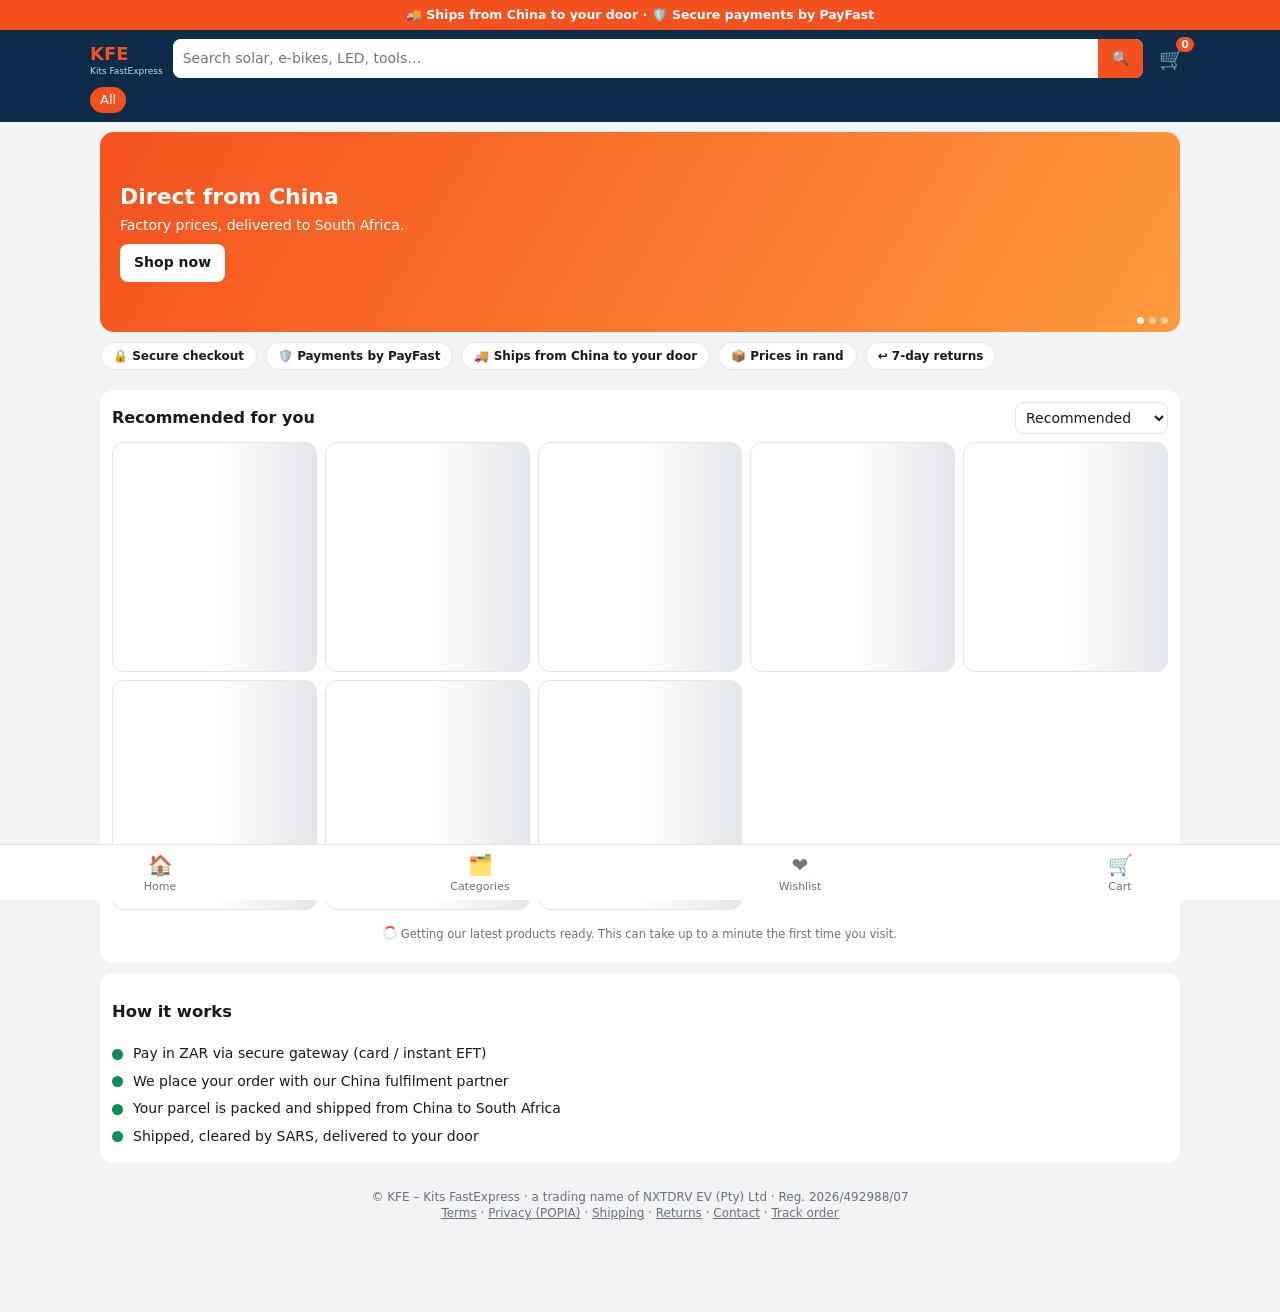
<file: index.html>
<!DOCTYPE html>
<html lang="en"><head><meta charset="utf-8">
<meta name="viewport" content="width=device-width, initial-scale=1, viewport-fit=cover">
<title>KFE – Kits FastExpress</title>
<link rel="manifest" href="/manifest.webmanifest"><meta name="theme-color" content="#0f2b4a"><link rel="icon" href="/icons/icon-192.png"><link rel="apple-touch-icon" href="/icons/apple-touch-icon.png">
<style>
:root{--bg:#f2f3f5;--card:#fff;--tx:#161a21;--mu:#6a7380;--ac:#f4511e;--nv:#0f2b4a;--bd:#e3e6ea;--gr:#0a8f55;--ye:#ffb400;box-sizing:border-box;padding-top:env(safe-area-inset-top,0px)}
@media(prefers-color-scheme:dark){:root:not([data-theme="light"]){--bg:#0e1217;--card:#171d25;--tx:#eef1f5;--mu:#9aa5b5;--bd:#27303b;--nv:#0a1a2e}}
:root[data-theme="dark"]{--bg:#0e1217;--card:#171d25;--tx:#eef1f5;--mu:#9aa5b5;--bd:#27303b;--nv:#0a1a2e}
*{box-sizing:border-box}html{scroll-behavior:smooth;scroll-padding-top:110px}
body{margin:0;background:var(--bg);color:var(--tx);font:14px/1.4 system-ui,-apple-system,"Segoe UI",sans-serif;padding-bottom:calc(64px + env(safe-area-inset-bottom,0px))}
button{font:inherit;cursor:pointer;border:0;border-radius:8px;padding:9px 14px;background:var(--ac);color:#fff;font-weight:700}
button.o{background:transparent;color:var(--ac);border:1px solid var(--ac)}
.ann{background:var(--ac);color:#fff;text-align:center;font-size:12.5px;padding:6px;font-weight:600}
header{position:sticky;top:env(safe-area-inset-top,0px);z-index:20;background:var(--nv);color:#fff;padding:9px 12px}
.hr{display:flex;gap:10px;align-items:center;max-width:1100px;margin:0 auto}
.logo{font-weight:800;font-size:18px;white-space:nowrap}.logo b{color:var(--ac)}
.sb{flex:1;display:flex;background:#fff;border-radius:8px;overflow:hidden}
.sb input{flex:1;border:0;padding:10px;font:inherit;min-width:0;color:#161a21;background:#fff}.sb button{border-radius:0;padding:0 14px}
.hb{position:relative;background:none;padding:6px;font-size:20px}.hb i{position:absolute;top:-2px;right:-4px;background:var(--ac);border-radius:10px;font-size:11px;font-style:normal;padding:0 5px}
nav.cats{display:flex;gap:6px;overflow-x:auto;max-width:1100px;margin:8px auto 0;scrollbar-width:none}
nav.cats a{white-space:nowrap;color:#dbe6f3;font-size:13px;padding:4px 10px;border-radius:14px;cursor:pointer}nav.cats a.on{background:var(--ac);color:#fff}
main{max-width:1100px;margin:0 auto;padding:10px}
.hero{position:relative;border-radius:14px;overflow:hidden;height:150px}
.sl{position:absolute;inset:0;display:flex;flex-direction:column;justify-content:center;padding:0 20px;color:#fff;opacity:0;transition:opacity .5s}.sl.on{opacity:1}
.sl h2{margin:0 0 4px;font-size:22px}.sl p{margin:0 0 8px}.sl button{align-self:flex-start;background:#fff;color:#161a21}
.s0{background:linear-gradient(120deg,#f4511e,#ff9a3c)}.s1{background:linear-gradient(120deg,#0f2b4a,#1f6fb2)}.s2{background:linear-gradient(120deg,#0a8f55,#1fc47f)}
.dots{position:absolute;bottom:8px;right:12px;display:flex;gap:5px}.dots span{width:7px;height:7px;border-radius:50%;background:#ffffff80}.dots span.on{background:#fff}
.tb{display:flex;gap:8px;overflow-x:auto;margin:10px 0;scrollbar-width:none}.tb div{flex:0 0 auto;background:var(--card);border:1px solid var(--bd);border-radius:20px;padding:5px 12px;font-size:12px;font-weight:600}
.ci{display:grid;grid-template-columns:repeat(6,1fr);gap:6px;margin:10px 0}
.ci div{text-align:center;font-size:12px;cursor:pointer}.ci span{display:flex;width:52px;height:52px;margin:0 auto 3px;border-radius:50%;background:var(--card);border:1px solid var(--bd);align-items:center;justify-content:center;font-size:24px}
.sec{background:var(--card);border-radius:14px;padding:12px;margin:10px 0}
.sh{display:flex;justify-content:space-between;align-items:center;margin-bottom:8px;gap:8px}.sh h3{margin:0;font-size:16px}
.cd{background:var(--ac);color:#fff;border-radius:6px;padding:2px 8px;font-weight:700;font-variant-numeric:tabular-nums}
.fl{display:flex;gap:10px;overflow-x:auto;scrollbar-width:none}.fl .p{flex:0 0 140px}
.tools{display:flex;gap:8px;align-items:center}.tools select{border:1px solid var(--bd);border-radius:8px;padding:6px;background:var(--card);color:var(--tx);font:inherit}
.grid{display:grid;grid-template-columns:repeat(2,1fr);gap:8px}
@media(min-width:640px){.grid{grid-template-columns:repeat(3,1fr)}.ci{grid-template-columns:repeat(8,1fr)}.hero{height:200px}}
@media(min-width:900px){.grid{grid-template-columns:repeat(5,1fr)}}
.p{background:var(--card);border:1px solid var(--bd);border-radius:12px;overflow:hidden;position:relative;display:flex;flex-direction:column}
.pi{height:110px;display:flex;align-items:center;justify-content:center;font-size:52px;background:linear-gradient(135deg,#f6e9e2,#e7eef7)}
.fl .pi{height:90px;font-size:42px}
.pb{padding:8px;display:flex;flex-direction:column;gap:3px;flex:1}
.pn{font-size:13px;display:-webkit-box;-webkit-line-clamp:2;-webkit-box-orient:vertical;overflow:hidden;min-height:36px}
.pr{font-size:17px;font-weight:800;color:var(--ac)}.old{color:var(--mu);text-decoration:line-through;font-size:12px;margin-left:4px;font-weight:400}
.mu{color:var(--mu);font-size:11.5px}.st{color:var(--ye);font-size:12px}
.dc{position:absolute;top:6px;left:6px;background:var(--ac);color:#fff;font-size:11px;font-weight:700;border-radius:5px;padding:1px 6px}
.hz{position:absolute;top:4px;right:4px;background:#ffffffcc;color:#999;border-radius:50%;width:28px;height:28px;padding:0;font-size:15px}.hz.on{color:#e0245e}
.src{font-size:10.5px;background:#e8f5ee;color:var(--gr);border-radius:4px;padding:1px 5px;align-self:flex-start;font-weight:600}
.pb button{margin-top:4px;padding:7px}
#dr{position:fixed;inset:0;background:#0008;display:none;z-index:40}#dr.on{display:block}
#sh{position:absolute;right:0;top:0;bottom:0;width:min(440px,100%);background:var(--bg);overflow-y:auto;padding:calc(12px + env(safe-area-inset-top,0px)) 12px calc(12px + env(safe-area-inset-bottom,0px))}
.row{display:flex;justify-content:space-between;gap:8px;padding:3px 0}.tot{border-top:1px solid var(--bd);margin-top:6px;padding-top:8px;font-weight:800;font-size:16px}
.pg{height:8px;border-radius:5px;background:var(--bd);overflow:hidden;margin:6px 0}.pg div{height:100%;background:var(--gr)}
.ct{display:flex;gap:10px;align-items:center;background:var(--card);border-radius:10px;padding:8px;margin:6px 0}.ct .pi{width:54px;height:54px;font-size:28px;flex:none;border-radius:8px}
.qt{display:flex;gap:6px;align-items:center}.qt button{padding:2px 9px}
label{display:block;font-size:12px;margin:7px 0 2px;color:var(--mu)}
input,select.f{width:100%;font:inherit;padding:9px;border:1px solid var(--bd);border-radius:8px;background:var(--card);color:var(--tx)}
.err{color:#d33;font-size:12px;min-height:14px}.aw{position:relative}.al{position:absolute;left:0;right:0;top:100%;background:var(--card);border:1px solid var(--bd);border-radius:8px;z-index:5;max-height:220px;overflow-y:auto;display:none;box-shadow:0 6px 16px #0003}.al div{padding:10px;border-bottom:1px solid var(--bd);cursor:pointer;font-size:13px}.al div:last-child{border:0}.al small{display:block;color:var(--mu)}
.step{display:flex;gap:10px;align-items:center;padding:4px 0}.dot{width:11px;height:11px;border-radius:50%;background:var(--bd)}.dot.d{background:var(--gr)}
.bn{position:fixed;left:0;right:0;bottom:0;background:var(--card);border-top:1px solid var(--bd);display:flex;justify-content:space-around;padding:6px 0 calc(6px + env(safe-area-inset-bottom,0px));z-index:30}
.bn a{text-align:center;font-size:11px;color:var(--mu);cursor:pointer;flex:1;position:relative}.bn a span{display:block;font-size:20px}
.ft{text-align:center;color:var(--mu);font-size:12px;padding:16px}
.pd{position:fixed;inset:0;background:#0008;display:none;z-index:50}.pd.on{display:block}
.pds{position:absolute;inset:0;margin:auto;max-width:720px;height:100%;background:var(--bg);overflow-y:auto;padding:calc(10px + env(safe-area-inset-top,0px)) 12px calc(14px + env(safe-area-inset-bottom,0px))}
.gm{width:100%;aspect-ratio:1;border-radius:12px;background:#fff;object-fit:contain;display:block}
.th{display:flex;gap:6px;overflow-x:auto;margin:8px 0}.th img{width:58px;height:58px;object-fit:cover;border-radius:8px;border:2px solid transparent;cursor:pointer;flex:none;background:#fff}.th img.on{border-color:var(--ac)}
.ch{display:flex;flex-wrap:wrap;gap:6px;margin:6px 0}.ch button{background:var(--card);color:var(--tx);border:1px solid var(--bd);padding:7px 11px;font-weight:600}.ch button.on{border-color:var(--ac);color:var(--ac)}
.ds{white-space:pre-wrap;font-size:13px;color:var(--mu)}.di img{width:100%;border-radius:8px;margin:6px 0;display:block}
.spin{display:inline-block;width:14px;height:14px;border:2px solid var(--bd);border-top-color:var(--ac);border-radius:50%;animation:rot .8s linear infinite;vertical-align:-2px}@keyframes rot{to{transform:rotate(360deg)}}
.sk{height:230px;background:linear-gradient(90deg,var(--card) 25%,var(--bd) 50%,var(--card) 75%);background-size:200% 100%;animation:shm 1.2s infinite}@keyframes shm{to{background-position:-200% 0}}
</style></head><body>
<div class="ann">🚚 Ships from China to your door · 🛡️ Secure payments by PayFast</div>
<header><div class="hr"><div class="logo"><b>KFE</b><div style="font-size:9px;font-weight:500;opacity:.8;line-height:1">Kits FastExpress</div></div>
<div class="sb"><input id="q" placeholder="Search solar, e-bikes, LED, tools…" oninput="reshow()"><button onclick="reshow()">🔍</button></div>
<button class="hb" onclick="openCart()">🛒<i id="cn">0</i></button></div>
<nav class="cats" id="nav"></nav></header>
<main id="top">
<div class="hero" id="hero">
<div class="sl s0 on"><h2>Direct from China</h2><p>Factory prices, delivered to South Africa.</p><button onclick="setCat('')">Shop now</button></div>
<div class="sl s1"><h2>Power up SA ☀️</h2><p>Solar lights and more, shipped to your door.</p><button onclick="setCat('Solar')">Shop solar</button></div>
<div class="sl s2"><h2>Pay safely</h2><p>Card and instant EFT, processed by PayFast.</p><button onclick="document.getElementById('how').scrollIntoView()">How it works</button></div>
<div class="dots" id="dots"><span class="on"></span><span></span><span></span></div></div>
<div class="tb"><div>🔒 Secure checkout</div><div>🛡️ Payments by PayFast</div><div>🚚 Ships from China to your door</div><div>📦 Prices in rand</div><div>↩️ 7-day returns</div></div>
<div class="ci" id="ci"></div>
<div class="sec" id="deals"><div class="sh"><h3>⚡ Flash deals</h3><span>Ends in <span class="cd" id="cd">00:00:00</span></span></div><div class="fl" id="fl"></div></div>
<div class="sec" id="all"><div class="sh"><h3 id="ttl">Recommended for you</h3><div class="tools"><select id="so" onchange="reshow()"><option value="r">Recommended</option><option value="pl">Price: low → high</option><option value="ph">Price: high → low</option><option value="rt">Top rated</option><option value="sd">Best selling</option></select></div></div><div class="grid" id="g"></div></div>
<div class="sec" id="how"><h3>How it works</h3>
<div class="step"><div class="dot d"></div>Pay in ZAR via secure gateway (card / instant EFT)</div>
<div class="step"><div class="dot d"></div>We place your order with our China fulfilment partner</div>
<div class="step"><div class="dot d"></div>Your parcel is packed and shipped from China to South Africa</div>
<div class="step"><div class="dot d"></div>Shipped, cleared by SARS, delivered to your door</div>
</div>
<div class="ft">© KFE – Kits FastExpress · a trading name of NXTDRV EV (Pty) Ltd · Reg. 2026/492988/07<br><a href="terms.html" style="color:inherit">Terms</a> · <a href="privacy.html" style="color:inherit">Privacy (POPIA)</a> · <a href="shipping.html" style="color:inherit">Shipping</a> · <a href="returns.html" style="color:inherit">Returns</a> · <a href="contact.html" style="color:inherit">Contact</a> · <a href="track.html" style="color:inherit">Track order</a></div>
</main>
<div id="dr" onclick="if(event.target===this)closeCart()"><div id="sh"><div class="row"><h3 style="margin:0">Your cart</h3><button class="o" onclick="closeCart()">Close</button></div><div id="it"></div><div id="sm"></div>
<div id="co" style="display:none"><h3>Secure checkout</h3>
<label>Full name</label><input id="fn" maxlength="80" autocomplete="name"><div class="err" id="e1"></div>
<label>Email</label><input id="em" type="email" maxlength="100"><div class="err" id="e2"></div>
<label>Mobile (SA)</label><input id="ph" type="tel" placeholder="0821234567" maxlength="15"><div class="err" id="e3"></div>
<label>Delivery address <span class="mu">(type 3 letters of your suburb, city or postal code)</span></label><div class="aw"><input id="ad" maxlength="150" autocomplete="off" placeholder="12 Main Rd, Pro…"><div class="al" id="al"></div></div><div class="err" id="e4"></div>
<label>Province</label><select class="f" id="pv"><option>Gauteng</option><option>KwaZulu-Natal</option><option>Western Cape</option><option>Eastern Cape</option><option>Free State</option><option>Limpopo</option><option>Mpumalanga</option><option>North West</option><option>Northern Cape</option></select>
<label>ID type</label><select class="f" id="idt" onchange="$('idn').placeholder=this.value=='id'?'13-digit SA ID number':'Passport number'"><option value="id">South African ID</option><option value="pp">Passport (foreign nationals)</option></select>
<label>ID / passport number <span class="mu">(for delivery verification)</span></label><input id="idn" maxlength="13" autocomplete="off" inputmode="text" placeholder="13-digit SA ID number"><div class="err" id="e6"></div>
<label style="display:flex;gap:8px;align-items:center;color:var(--tx)"><input type="checkbox" id="pp" style="width:auto"> I consent to POPIA processing of my details, incl. ID/passport for delivery and customs purposes, and sharing my name, address and phone number with KFE's China fulfilment partner so my order can be shipped (<a href="privacy.html" target="_blank">Privacy</a>, <a href="terms.html" target="_blank">Terms</a>)</label><div class="err" id="e5"></div>
<p class="mu">🔒 No card details here. Your ID is used only to confirm the recipient on delivery and is never shown publicly.</p>
<button style="width:100%" onclick="order()">Pay securely</button></div><div id="dn"></div></div></div>
<div id="pd" class="pd" onclick="if(event.target===this)closeP()"><div class="pds" id="pds"></div></div>
<div class="bn"><a onclick="setCat('');scrollTo(0,0)"><span>🏠</span>Home</a><a onclick="document.getElementById('ci').scrollIntoView()"><span>🗂️</span>Categories</a><a onclick="wl=!wl;show();document.getElementById('all').scrollIntoView()"><span>❤️</span>Wishlist</a><a onclick="openCart()"><span>🛒</span>Cart</a></div>
<script src="config.js"></script>
<script>
const FX=18.2,VAT=.15,FREE=1500,DEL=99;
const API=typeof API_BASE!=="undefined"?API_BASE:"";
const DUTY={Solar:.1,Electronics:.15,Home:.2,Fashion:.45,Tools:.15,Mobility:.25};
const ICO={Solar:"☀️",Electronics:"🎧",Home:"🏠",Fashion:"👗",Tools:"🔧",Mobility:"🚲"};
const P=[
{id:1,n:"Hybrid solar inverter 5kW",c:"Solar",u:420,w:28,s:"Alibaba",r:4.8,k:960,i:"☀️"},
{id:2,n:"LiFePO4 battery 5kWh rack",c:"Solar",u:690,w:42,s:"Made-in-China",r:4.7,k:540,i:"🔋"},
{id:3,n:"LED floodlight 100W outdoor",c:"Electronics",u:6.5,w:.9,s:"Alibaba",r:4.5,k:5200,i:"💡"},
{id:4,n:"Wireless earbuds ANC",c:"Electronics",u:9.8,w:.15,s:"Alibaba",r:4.3,k:8800,i:"🎧"},
{id:5,n:"Folding e-bike 250W",c:"Mobility",u:310,w:19,s:"Made-in-China",r:4.6,k:730,i:"🚲"},
{id:6,n:"Cordless drill kit 21V",c:"Tools",u:24,w:2.1,s:"Alibaba",r:4.6,k:3100,i:"🔧"},
{id:7,n:"Digital air fryer 6L",c:"Home",u:21,w:4.2,s:"Made-in-China",r:4.7,k:6400,i:"🍳"},
{id:8,n:"Women's puffer jacket",c:"Fashion",u:11,w:.7,s:"Alibaba",r:4.2,k:12000,i:"🧥"},
{id:9,n:"Smart watch fitness tracker",c:"Electronics",u:12,w:.2,s:"Alibaba",r:4.4,k:9300,i:"⌚"},
{id:10,n:"Power bank 20,000mAh",c:"Electronics",u:8.5,w:.45,s:"Made-in-China",r:4.6,k:7700,i:"🔌"},
{id:11,n:"Men's running sneakers",c:"Fashion",u:14,w:.8,s:"Alibaba",r:4.3,k:10100,i:"👟"},
{id:12,n:"Robot vacuum cleaner",c:"Home",u:68,w:3.4,s:"Made-in-China",r:4.5,k:2200,i:"🧹"}];
P.forEach(p=>{const g=p.u*p.w*0+p.u*FX,sh=p.w*2.2*FX,d=(g+sh)*DUTY[p.c];p.p=Math.round((g+sh+d)*(1+VAT));p.o=Math.round(p.p*(1.25+(p.id%4)*.08));p.d=Math.round((1-p.p/p.o)*100)});
const DEMO=P.slice();let LOADING=!!API;
const SK='<div class="p sk"></div>'.repeat(8)+'<div class="mu" style="grid-column:1/-1;text-align:center;padding:8px"><span class="spin"></span> Getting our latest products ready. This can take up to a minute the first time you visit.</div>';
const esc=s=>String(s).replace(/[&<>"']/g,c=>({"&":"&amp;","<":"&lt;",">":"&gt;",'"':"&quot;","'":"&#39;"}[c]));
const ic=p=>p.img&&/^https:\/\//.test(p.img)?'<img src="'+esc(p.img)+'" alt="" loading="lazy" style="width:100%;height:100%;object-fit:cover">':p.i;
let SHIPSEP=false,CJM=false;
let SHOW=40;function reshow(){SHOW=40;show()}
let cat="",cart={},wish={},wl=false;
const $=i=>document.getElementById(i),R=n=>"R"+Math.round(n).toLocaleString("en-ZA"),K=n=>n>=1000?(n/1000).toFixed(1)+"k":n;
const VARS={};let PD=null,PDV=null,PDQ=1,PDI=0,PDX=null;
const vinfo=id=>VARS[id]||P.find(x=>x.id==id);
const safeImg=u=>typeof u==="string"&&/^https:\/\//.test(u);
function card(p){const id=esc(p.id),cj=p.nv>0,op=cj?` onclick="openP('${id}')" style="cursor:pointer"`:"";return`<div class="p">${p.d>0?`<span class="dc">-${p.d}%</span>`:""}<button class="hz ${wish[p.id]?"on":""}" onclick="hz('${id}')">♥</button><div class="pi"${op}>${ic(p)}</div><div class="pb"><span class="src">via ${esc(p.s)}</span><div class="pn"${op}>${esc(p.n)}</div>${p.r?`<div class="st">★ ${p.r} <span class="mu">· ${K(p.k)} sold</span></div>`:(p.a?`<div class="mu">Delivery ≈ ${esc(p.a)} days</div>`:"")}<div><span class="pr">${p.nv>1?'<span class="mu">from </span>':""}${R(p.p)}</span>${p.o?`<span class="old">${R(p.o)}</span>`:""}</div><div class="mu">${SHIPSEP?"Shipping and VAT not included":"Shipping to South Africa included"}</div><button onclick="${cj?`openP('${id}')`:`add('${id}')`}">${cj?"View":"Add to cart"}</button></div></div>`}
async function openP(id){$("pd").classList.add("on");$("pds").innerHTML='<p class="mu"><span class="spin"></span> Loading… if our server has been idle this can take up to a minute.</p>';
try{const r=await fetch(API+"/api/product/"+encodeURIComponent(id));if(!r.ok)throw 0;PD=await r.json();PDV=PD.def;PDQ=1;PDI=0;PDX=null;drawP()}
catch(e){$("pds").innerHTML='<p class="mu">Could not load this product.</p><button class="o" onclick="closeP()">Close</button>'}}
function closeP(){$("pd").classList.remove("on")}
function selV(id){PDV=id;const o=PD.options.find(x=>x.id==id);PDX=safeImg(o.img)?o.img:null;drawP()}
function drawP(){const o=PD.options.find(x=>x.id==PDV),im=(PD.imgs||[]).filter(safeImg),main=PDX||im[PDI]||"";
$("pds").innerHTML=`<div class="row"><b>${esc(PD.c)}</b><button class="o" onclick="closeP()">✕ Close</button></div>${main?`<img class="gm" src="${esc(main)}" alt="">`:""}<div class="th">${im.map((u,i)=>`<img src="${esc(u)}" class="${!PDX&&i==PDI?"on":""}" onclick="PDX=null;PDI=${i};drawP()" alt="">`).join("")}</div><h3 style="margin:6px 0">${esc(PD.n)}</h3><div class="pr" style="font-size:24px">${R(o.p)}</div>${SHIPSEP&&o.ship?`<div class="mu">Shipping to South Africa: about ${R(o.ship)} per item, added at checkout.</div>`:""}<div class="mu">${SHIPSEP?"Price excludes shipping and VAT":"Shipping to South Africa included"} · ships from China · estimated delivery ${esc(PD.aging||"a few weeks")} days</div>${PD.options.length>1?`<div class="mu" style="margin-top:10px">${esc(PD.optName||"Option")}</div><div class="ch">${PD.options.map(x=>`<button class="${x.id==PDV?"on":""}" onclick="selV('${esc(x.id)}')">${esc(x.label)}</button>`).join("")}</div>`:""}<div class="qt" style="margin:12px 0"><button class="o" onclick="PDQ=Math.max(1,PDQ-1);drawP()">−</button><b>${PDQ}</b><button class="o" onclick="PDQ=Math.min(20,PDQ+1);drawP()">+</button></div><button style="width:100%" onclick="addV()">Add to cart · ${R(o.p*PDQ)}</button><h4>Description</h4><div class="ds">${esc(PD.desc||"No description available.")}</div><div class="di">${(PD.dimgs||[]).filter(safeImg).map(u=>`<img loading="lazy" src="${esc(u)}" alt="">`).join("")}</div>`}
function addV(){const o=PD.options.find(x=>x.id==PDV);VARS[o.id]={id:o.id,n:PD.n+(PD.options.length>1?" – "+o.label:""),p:o.p,ship:o.ship||0,img:safeImg(o.img)?o.img:PD.img,i:"📦"};cart[o.id]=Math.min(20,(cart[o.id]||0)+PDQ);upd();closeP();openCart()}
function show(){let l=P.filter(p=>(!cat||p.c===cat)&&(!wl||wish[p.id])&&p.n.toLowerCase().includes($("q").value.toLowerCase()));const s=$("so").value;
l.sort((a,b)=>s=="pl"?a.p-b.p:s=="ph"?b.p-a.p:s=="rt"?b.r-a.r:s=="sd"?b.k-a.k:a.id-b.id);
$("g").innerHTML=(l.slice(0,SHOW).map(card).join("")+(l.length>SHOW?'<div style="grid-column:1/-1;text-align:center"><button onclick="SHOW+=40;show()">Show more ('+(l.length-SHOW)+' more)</button></div>':""))||(LOADING?SK:'<p class="mu">Nothing found.</p>');$("ttl").textContent=wl?"❤️ Your wishlist":cat||"Recommended for you";
const fd=[...P].filter(p=>p.d>0).sort((a,b)=>b.d-a.d).slice(0,6);$("deals").style.display=fd.length?"":"none";$("fl").innerHTML=fd.map(card).join("");
$("nav").innerHTML=['<a class="'+(cat?"":"on")+'" onclick="setCat(\'\')">All</a>'].concat([...new Set(P.map(p=>p.c))].map(c=>`<a class="${cat==c?"on":""}" onclick="setCat('${c}')">${c}</a>`)).join("");$("ci").innerHTML=[...new Set(P.map(p=>p.c))].map(c=>`<div onclick="setCat('${c}')"><span>${ICO[c]||"🛍️"}</span>${c}</div>`).join("")}
function setCat(c){cat=c;wl=false;SHOW=40;show();if(c)$("all").scrollIntoView()}
function hz(id){wish[id]=!wish[id];show()}
function add(id){cart[id]=(cart[id]||0)+1;upd();openCart()}
function upd(){$("cn").textContent=Object.values(cart).reduce((a,b)=>a+b,0)}
function openCart(){$("dr").classList.add("on");$("dn").innerHTML="";draw()}
function closeCart(){$("dr").classList.remove("on")}
function draw(){const ids=Object.keys(cart);$("it").innerHTML="";
if(!ids.length){$("it").innerHTML='<p class="mu">Your cart is empty.</p>';$("sm").innerHTML="";$("co").style.display="none";return}
let sub=0,sh=0;ids.forEach(id=>{const p=vinfo(id)||{n:"Item",p:0,i:"📦"},q=cart[id];sub+=p.p*q;sh+=(p.ship||0)*q;const d=document.createElement("div");d.className="ct";
d.innerHTML=`<div class="pi">${ic(p)}</div><div style="flex:1"><div class="pn" style="min-height:0">${esc(p.n)}</div><b style="color:var(--ac)">${R(p.p*q)}</b></div><div class="qt"><button class="o" data-d="-1">−</button>${q}<button class="o" data-d="1">+</button></div>`;
d.querySelectorAll("button").forEach(b=>b.onclick=()=>{cart[id]+=+b.dataset.d;if(cart[id]<=0)delete cart[id];upd();draw()});$("it").appendChild(d)});
const dl=CJM?0:(sub>=FREE?0:DEL),pc=Math.min(100,sub/FREE*100);
$("sm").innerHTML=`<div class="sec">${CJM?"":`<div class="mu">${sub>=FREE?"🎉 Free local delivery unlocked":"Add "+R(FREE-sub)+" more for free local delivery"}</div><div class="pg"><div style="width:${pc}%"></div></div>`}<div class="row"><span>Items${SHIPSEP?"":" (shipping included)"}</span><span>${R(sub)}</span></div>${CJM?(SHIPSEP?`<div class="row"><span>Shipping to South Africa</span><span>${R(sh)}</span></div>`:""):`<div class="row"><span>Local delivery</span><span>${dl?R(dl):"FREE"}</span></div>`}<div class="row tot"><span>Total</span><span>${R(sub+sh+dl)}</span></div><div class="mu" style="margin-top:6px">${SHIPSEP?"Prices exclude VAT. KFE is not VAT registered, so we charge no VAT. Import duty and VAT are not included and may be charged by customs on delivery for some shipping methods.":"Import duty and VAT are not included. For some shipping methods, customs may charge them on delivery."}</div></div>`;$("co").style.display="block"}
async function pay(){const btn=document.querySelector("#co button");btn.disabled=true;btn.textContent="Redirecting to secure payment…";
try{const r=await fetch(API+"/api/checkout",{method:"POST",headers:{"Content-Type":"application/json"},body:JSON.stringify({cart,name:$("fn").value,email:$("em").value,phone:$("ph").value,address:$("ad").value,province:$("pv").value,idType:$("idt").value,idNumber:$("idn").value.replace(/\s/g,""),consent:$("pp").checked})});
const j=await r.json();if(!r.ok)throw new Error(j.error||"Checkout failed");
const f=document.createElement("form");f.method="POST";f.action=j.action;for(const k in j.fields){const i=document.createElement("input");i.type="hidden";i.name=k;i.value=j.fields[k];f.appendChild(i)}document.body.appendChild(f);f.submit()}
catch(e){alert(e.message);btn.disabled=false;btn.textContent="Pay securely"}}
function idOk(v){if(!/^\d{13}$/.test(v))return false;const mo=+v.slice(2,4),d=+v.slice(4,6);if(mo<1||mo>12||d<1||d>31||!"01".includes(v[10]))return false;let s=0;for(let i=0;i<13;i++){let n=+v[i];if(i%2==1){n*=2;if(n>9)n-=9}s+=n}return s%10==0}
function order(){let ok=true;const s=(e,m)=>{$(e).textContent=m;if(m)ok=false};
s("e1",$("fn").value.trim().length<3?"Enter your full name":"");s("e2",/^[^@\s]+@[^@\s]+\.[^@\s]+$/.test($("em").value)?"":"Enter a valid email");
s("e3",/^(0|\+27)[6-8]\d{8}$/.test($("ph").value.replace(/\s/g,""))?"":"Enter a valid SA mobile");s("e4",$("ad").value.trim().length<8?"Enter full address":"");s("e6",($("idt").value=="id"?idOk($("idn").value.replace(/\s/g,"")):/^[A-Za-z0-9]{6,9}$/.test($("idn").value.trim()))?"":($("idt").value=="id"?"Enter a valid 13-digit SA ID number":"Enter a valid passport number (6–9 characters)"));s("e5",$("pp").checked?"":"Consent required");
if(!ok)return;if(API)return pay();const ref="KFE-"+Date.now().toString(36).toUpperCase();const idv=$("idn").value.replace(/\s/g,""),mask="••••"+idv.slice(-4);$("idn").value="";cart={};upd();$("it").innerHTML="";$("sm").innerHTML="";$("co").style.display="none";
$("dn").innerHTML=`<div class="sec"><h3>✅ Order placed</h3><p>Reference <b>${ref}</b>. Live version redirects you to the payment gateway.</p><p class="mu">🪪 Delivery verification: ${$("idt").value=="id"?"SA ID":"Passport"} ${mask}. You may be asked to show this ID on delivery.</p><div class="step"><div class="dot d"></div>Payment received</div><div class="step"><div class="dot"></div>Order placed with our China fulfilment partner</div><div class="step"><div class="dot"></div>Packed and shipped from China</div><div class="step"><div class="dot"></div>Shipped & customs cleared</div><div class="step"><div class="dot"></div>Delivered</div></div>`}
const AD=[["Sandton","Johannesburg","2196","Gauteng"],["Rosebank","Johannesburg","2196","Gauteng"],["Randburg","Johannesburg","2194","Gauteng"],["Roodepoort","Johannesburg","1724","Gauteng"],["Soweto","Johannesburg","1804","Gauteng"],["Midrand","Johannesburg","1685","Gauteng"],["Pretoria Central","Pretoria","0002","Gauteng"],["Centurion","Pretoria","0157","Gauteng"],["Menlyn","Pretoria","0181","Gauteng"],["Boksburg","Ekurhuleni","1459","Gauteng"],["Kempton Park","Ekurhuleni","1619","Gauteng"],["Benoni","Ekurhuleni","1501","Gauteng"],["Germiston","Ekurhuleni","1401","Gauteng"],["Durban Central","Durban","4001","KwaZulu-Natal"],["Prospecton","Durban","4110","KwaZulu-Natal"],["Umhlanga Rocks","Durban","4319","KwaZulu-Natal"],["Umlazi","Durban","4031","KwaZulu-Natal"],["Pinetown","Durban","3610","KwaZulu-Natal"],["Westville","Durban","3629","KwaZulu-Natal"],["Pietermaritzburg","Pietermaritzburg","3201","KwaZulu-Natal"],["Richards Bay","Richards Bay","3900","KwaZulu-Natal"],["Ballito","Ballito","4420","KwaZulu-Natal"],["Newcastle","Newcastle","2940","KwaZulu-Natal"],["Cape Town City Centre","Cape Town","8001","Western Cape"],["Sea Point","Cape Town","8005","Western Cape"],["Claremont","Cape Town","7708","Western Cape"],["Mitchells Plain","Cape Town","7785","Western Cape"],["Bellville","Cape Town","7530","Western Cape"],["Stellenbosch","Stellenbosch","7600","Western Cape"],["Paarl","Paarl","7646","Western Cape"],["Somerset West","Somerset West","7130","Western Cape"],["George","George","6529","Western Cape"],["Port Elizabeth","Gqeberha","6001","Eastern Cape"],["East London","East London","5201","Eastern Cape"],["Mthatha","Mthatha","5099","Eastern Cape"],["Bloemfontein","Bloemfontein","9301","Free State"],["Polokwane","Polokwane","0699","Limpopo"],["Nelspruit","Mbombela","1200","Mpumalanga"],["Witbank","eMalahleni","1035","Mpumalanga"],["Rustenburg","Rustenburg","0299","North West"],["Potchefstroom","Potchefstroom","2520","North West"],["Kimberley","Kimberley","8301","Northern Cape"]];
const ai=$("ad"),al=$("al");
function find(k){k=k.toLowerCase();return AD.filter(a=>a.slice(0,3).some(x=>{x=x.toLowerCase();return x.startsWith(k)||x.includes(" "+k)})).slice(0,6)}
ai.addEventListener("input",()=>{al.innerHTML="";al.style.display="none";const v=ai.value,parts=v.split(","),seg=parts[parts.length-1].trim(),lw=seg.split(/\s+/).pop();
let k=seg,m=seg.length>=3?find(seg):[],pre=parts.slice(0,-1).map(s=>s.trim()).filter(Boolean).join(", ");
if(!m.length&&lw.length>=3){m=find(lw);pre=(pre?pre+", ":"")+seg.slice(0,seg.length-lw.length).trim();pre=pre.replace(/[,\s]+$/,"")}
m.forEach(a=>{const d=document.createElement("div");d.innerHTML="<b></b><small></small>";d.firstChild.textContent=a[0]+", "+a[1];d.lastChild.textContent=a[2]+" · "+a[3];
d.onclick=()=>{ai.value=(pre?pre+", ":"")+a[0]+", "+a[1]+", "+a[2];$("pv").value=a[3];al.style.display="none"};al.appendChild(d)});
if(m.length)al.style.display="block"});
document.addEventListener("click",e=>{if(!e.target.closest(".aw"))al.style.display="none"});
$("ci").innerHTML=Object.keys(DUTY).map(c=>`<div onclick="setCat('${c}')"><span>${ICO[c]}</span>${c}</div>`).join("");
let si=0;setInterval(()=>{const s=document.querySelectorAll(".sl"),d=document.querySelectorAll("#dots span");s[si].classList.remove("on");d[si].classList.remove("on");si=(si+1)%3;s[si].classList.add("on");d[si].classList.add("on")},4000);
function tick(){const n=new Date(),e=new Date(n);e.setHours(23,59,59,999);let t=Math.floor((e-n)/1000);const f=v=>String(v).padStart(2,"0");$("cd").textContent=f(t/3600|0)+":"+f(t%3600/60|0)+":"+f(t%60)}
const toP=x=>({id:String(x.id),n:x.n,c:x.c,p:x.p,o:0,d:0,r:0,k:0,s:"China supplier",i:"📦",img:x.img,a:x.aging,nv:x.nv||1});
async function loadCatalog(n=0){if(!API)return;
try{const r=await fetch(API+"/api/products");const j=await r.json();
if(j.mode!=="cj"){P.length=0;P.push(...DEMO);LOADING=false;CJM=false;show();return}
CJM=true;SHIPSEP=j.ship==="separate";
if(j.loading&&!j.products.length){setTimeout(()=>loadCatalog(n),8000);return}
P.length=0;j.products.forEach(x=>P.push(toP(x)));try{localStorage.setItem("kfe_p",JSON.stringify({t:Date.now(),s:j.ship,p:j.products}))}catch(e){}LOADING=false;show();if(j.loading)setTimeout(()=>loadCatalog(0),15000)}
catch(e){if(n<6)setTimeout(()=>loadCatalog(n+1),8000);else{LOADING=false;if(!P.length)$("g").innerHTML='<p class="mu">Could not load products. Please refresh the page.</p>'}}}
tick();setInterval(tick,1000);if(API){P.length=0;try{const c=JSON.parse(localStorage.getItem("kfe_p")||"null");if(c&&Date.now()-c.t<6048e5&&Array.isArray(c.p)&&c.p.length){c.p.forEach(x=>P.push(toP(x)));CJM=true;SHIPSEP=c.s==="separate";LOADING=false}}catch(e){}}show();loadCatalog();if("serviceWorker" in navigator)addEventListener("load",()=>navigator.serviceWorker.register("/sw.js").catch(()=>{}));
</script></body></html>
</file>
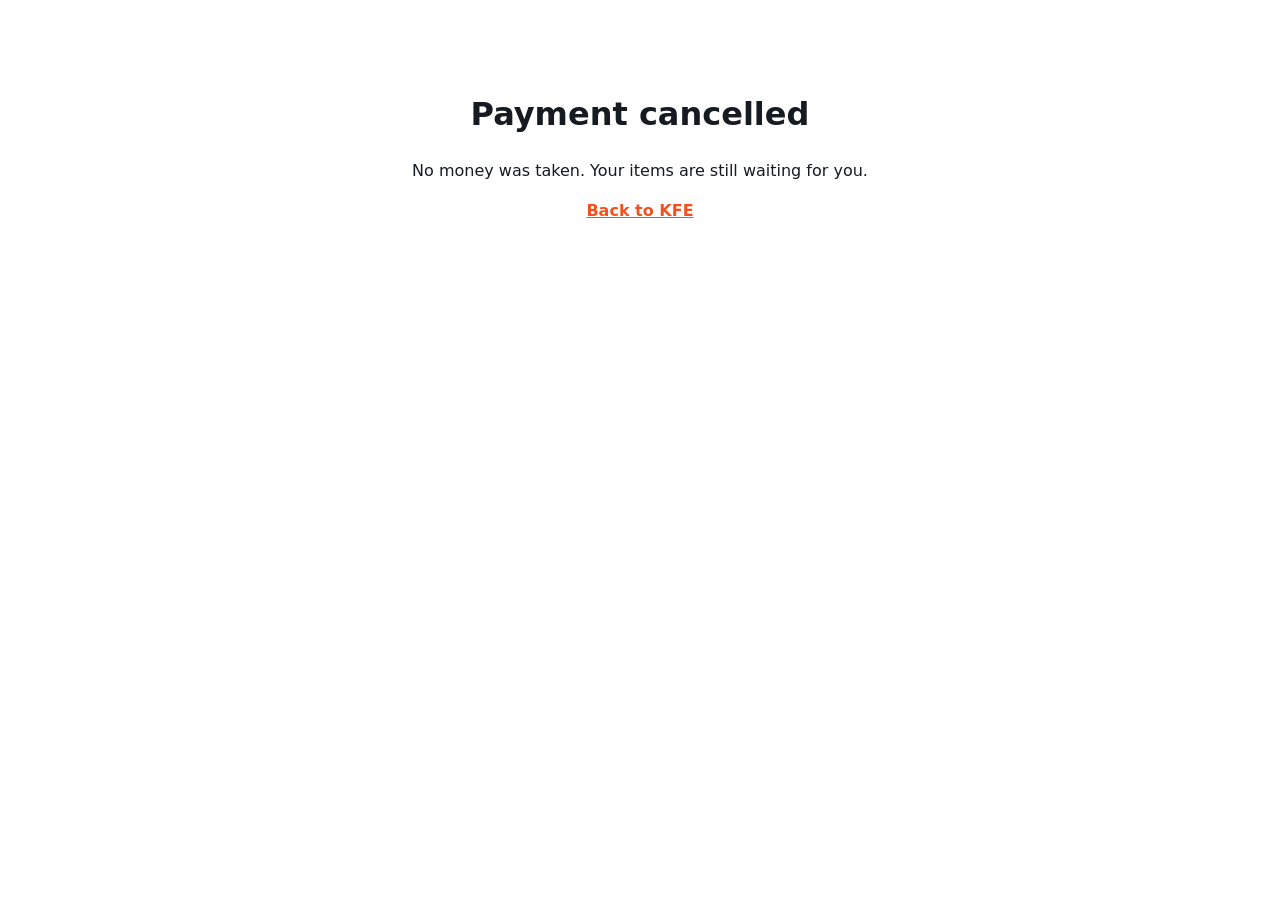
<file: cancel.html>
<!DOCTYPE html><html lang="en"><head><meta charset="utf-8"><meta name="viewport" content="width=device-width,initial-scale=1"><title>KFE – Payment cancelled</title>
<style>body{font:16px/1.5 system-ui,sans-serif;max-width:480px;margin:10vh auto;padding:0 16px;text-align:center;color:#161a21}a{color:#f4511e;font-weight:700}</style></head>
<body><h1>Payment cancelled</h1><p>No money was taken. Your items are still waiting for you.</p><p><a href="index.html">Back to KFE</a></p></body></html>
</file>
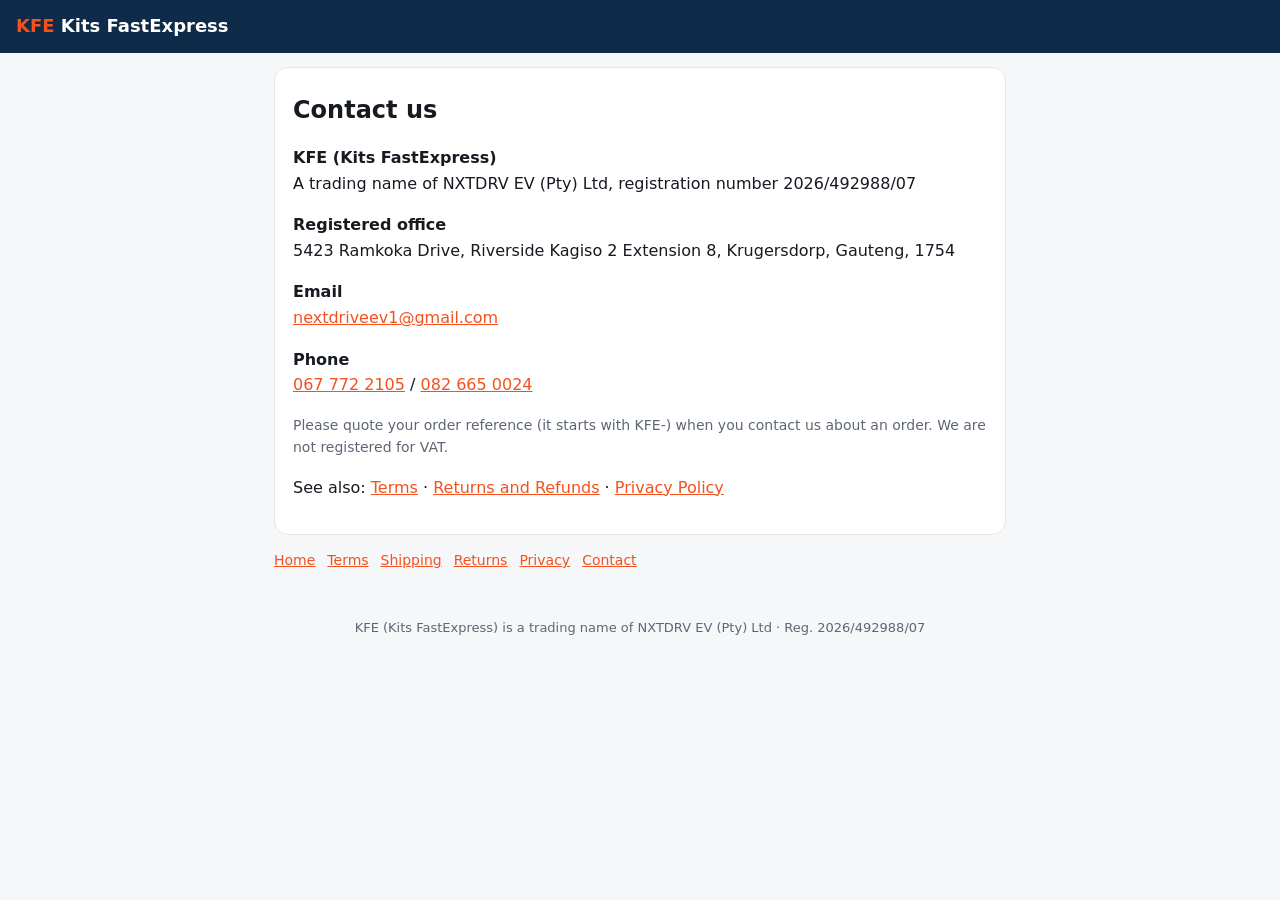
<file: contact.html>
<!DOCTYPE html><html lang="en"><head><meta charset="utf-8"><meta name="viewport" content="width=device-width,initial-scale=1,viewport-fit=cover"><title>Contact – KFE</title><link rel="stylesheet" href="legal.css"></head><body>
<header><a href="index.html"><b>KFE</b> Kits FastExpress</a></header>
<main><article><h1>Contact us</h1>
<p><b>KFE (Kits FastExpress)</b><br>A trading name of NXTDRV EV (Pty) Ltd, registration number 2026/492988/07</p>
<p><b>Registered office</b><br>5423 Ramkoka Drive, Riverside Kagiso 2 Extension 8, Krugersdorp, Gauteng, 1754</p>
<p><b>Email</b><br><a href="mailto:nextdriveev1@gmail.com">nextdriveev1@gmail.com</a></p>
<p><b>Phone</b><br><a href="tel:0677722105">067 772 2105</a> / <a href="tel:0826650024">082 665 0024</a></p>
<p class="mu">Please quote your order reference (it starts with KFE-) when you contact us about an order. We are not registered for VAT.</p>
<p>See also: <a href="terms.html">Terms</a> · <a href="returns.html">Returns and Refunds</a> · <a href="privacy.html">Privacy Policy</a></p></article>
<nav class="l"><a href="index.html">Home</a><a href="terms.html">Terms</a><a href="shipping.html">Shipping</a><a href="returns.html">Returns</a><a href="privacy.html">Privacy</a><a href="contact.html">Contact</a></nav></main>
<footer>KFE (Kits FastExpress) is a trading name of NXTDRV EV (Pty) Ltd · Reg. 2026/492988/07</footer></body></html>
</file>
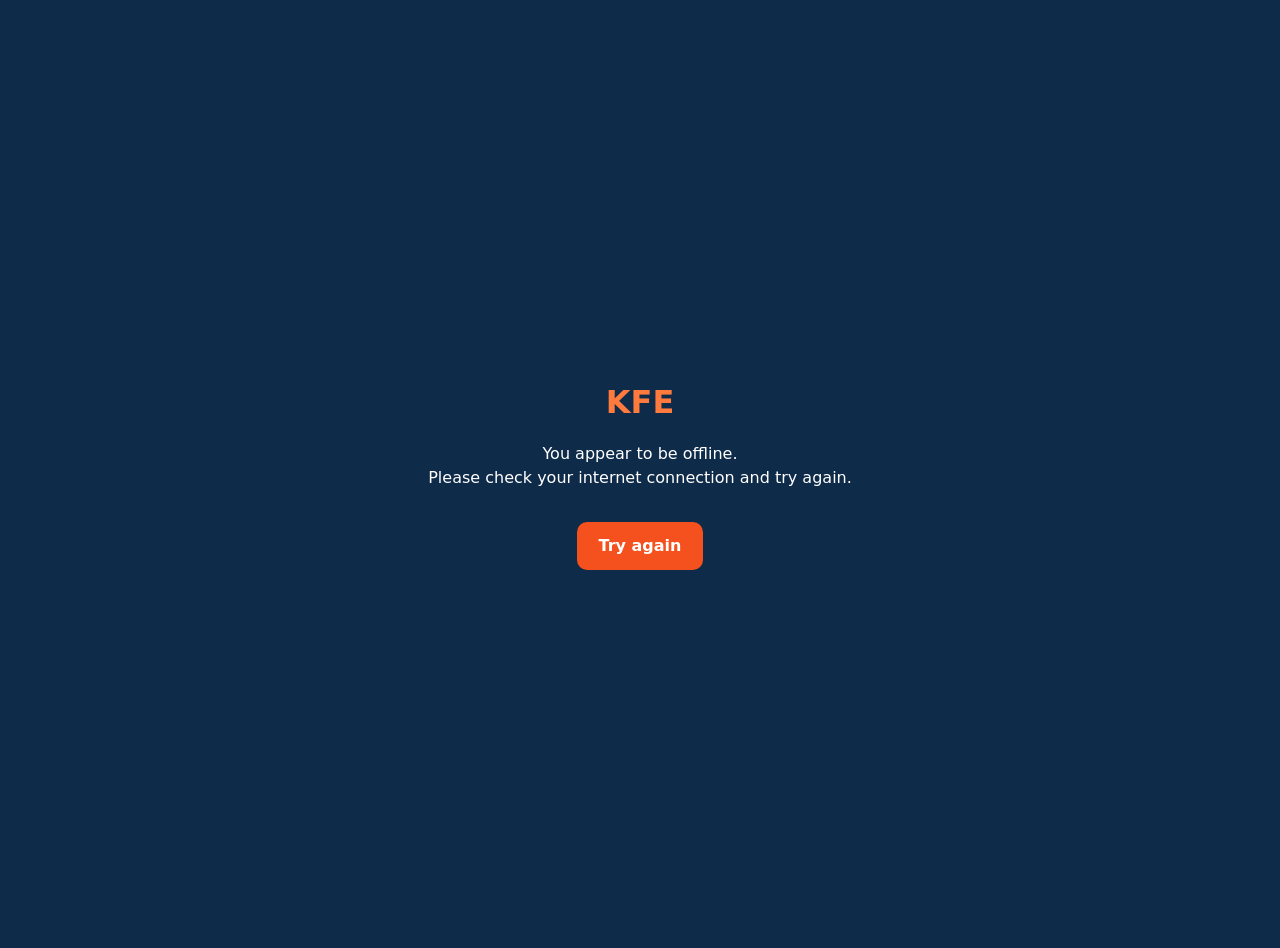
<file: offline.html>
<!DOCTYPE html><html lang="en"><head><meta charset="utf-8"><meta name="viewport" content="width=device-width,initial-scale=1"><title>KFE – You are offline</title>
<style>body{margin:0;min-height:100vh;display:flex;align-items:center;justify-content:center;background:#0f2b4a;color:#fff;font:16px/1.5 system-ui,sans-serif;text-align:center;padding:24px}h1{color:#ff7a3d;margin:0 0 8px}button{margin-top:16px;padding:12px 22px;border:0;border-radius:10px;background:#f4511e;color:#fff;font:inherit;font-weight:700}</style></head>
<body><div><h1>KFE</h1><p>You appear to be offline.<br>Please check your internet connection and try again.</p><button onclick="location.reload()">Try again</button></div></body></html>
</file>
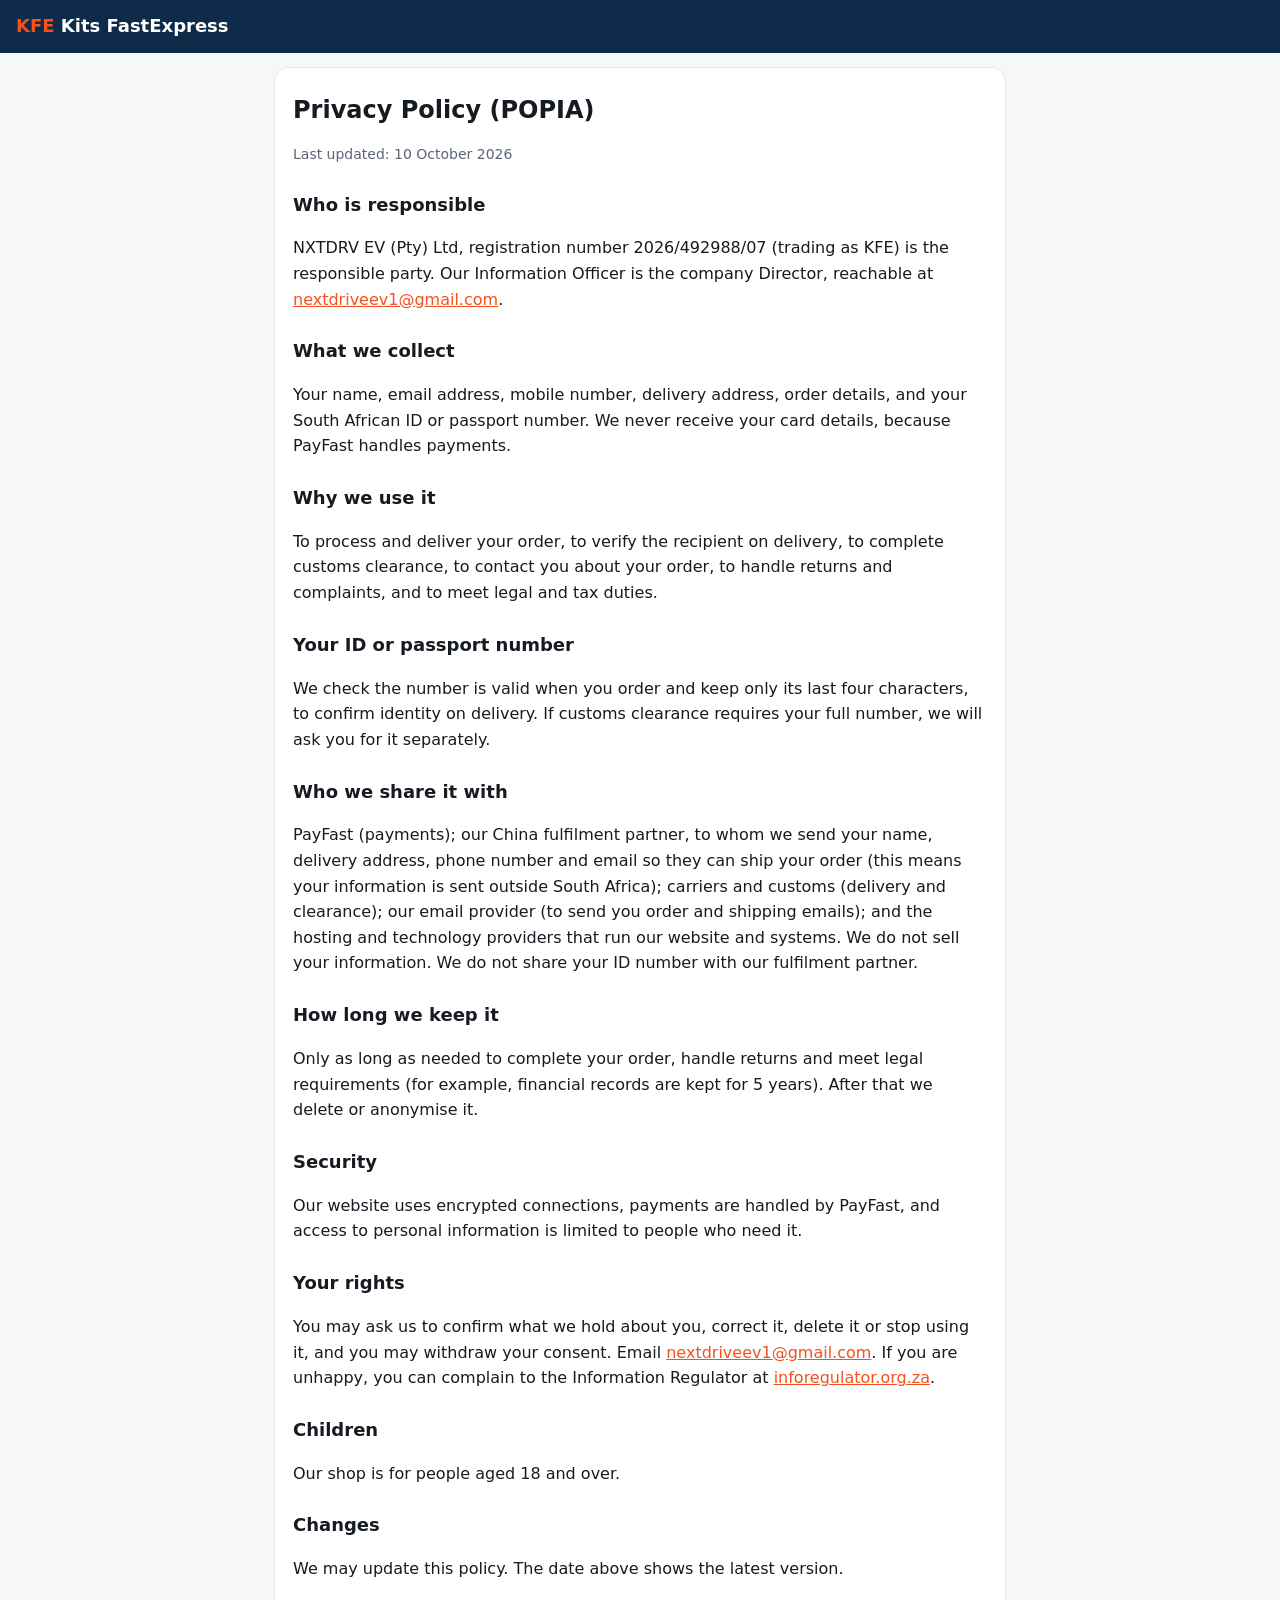
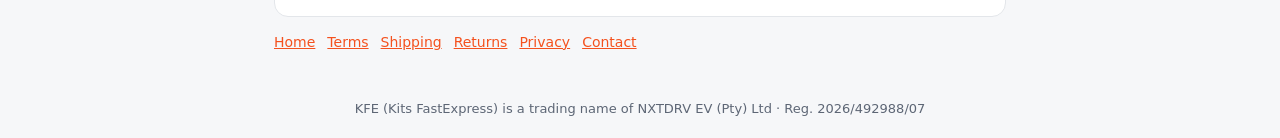
<file: privacy.html>
<!DOCTYPE html><html lang="en"><head><meta charset="utf-8"><meta name="viewport" content="width=device-width,initial-scale=1,viewport-fit=cover"><title>Privacy Policy – KFE</title><link rel="stylesheet" href="legal.css"></head><body>
<header><a href="index.html"><b>KFE</b> Kits FastExpress</a></header>
<main><article><h1>Privacy Policy (POPIA)</h1><p class="mu">Last updated: 10 October 2026</p>
<h2>Who is responsible</h2><p>NXTDRV EV (Pty) Ltd, registration number 2026/492988/07 (trading as KFE) is the responsible party. Our Information Officer is the company Director, reachable at <a href="mailto:nextdriveev1@gmail.com">nextdriveev1@gmail.com</a>.</p>
<h2>What we collect</h2><p>Your name, email address, mobile number, delivery address, order details, and your South African ID or passport number. We never receive your card details, because PayFast handles payments.</p>
<h2>Why we use it</h2><p>To process and deliver your order, to verify the recipient on delivery, to complete customs clearance, to contact you about your order, to handle returns and complaints, and to meet legal and tax duties.</p>
<h2>Your ID or passport number</h2><p>We check the number is valid when you order and keep only its last four characters, to confirm identity on delivery. If customs clearance requires your full number, we will ask you for it separately.</p>
<h2>Who we share it with</h2><p>PayFast (payments); our China fulfilment partner, to whom we send your name, delivery address, phone number and email so they can ship your order (this means your information is sent outside South Africa); carriers and customs (delivery and clearance); our email provider (to send you order and shipping emails); and the hosting and technology providers that run our website and systems. We do not sell your information. We do not share your ID number with our fulfilment partner.</p>
<h2>How long we keep it</h2><p>Only as long as needed to complete your order, handle returns and meet legal requirements (for example, financial records are kept for 5 years). After that we delete or anonymise it.</p>
<h2>Security</h2><p>Our website uses encrypted connections, payments are handled by PayFast, and access to personal information is limited to people who need it.</p>
<h2>Your rights</h2><p>You may ask us to confirm what we hold about you, correct it, delete it or stop using it, and you may withdraw your consent. Email <a href="mailto:nextdriveev1@gmail.com">nextdriveev1@gmail.com</a>. If you are unhappy, you can complain to the Information Regulator at <a href="https://inforegulator.org.za" rel="noopener">inforegulator.org.za</a>.</p>
<h2>Children</h2><p>Our shop is for people aged 18 and over.</p>
<h2>Changes</h2><p>We may update this policy. The date above shows the latest version.</p></article>
<nav class="l"><a href="index.html">Home</a><a href="terms.html">Terms</a><a href="shipping.html">Shipping</a><a href="returns.html">Returns</a><a href="privacy.html">Privacy</a><a href="contact.html">Contact</a></nav></main>
<footer>KFE (Kits FastExpress) is a trading name of NXTDRV EV (Pty) Ltd · Reg. 2026/492988/07</footer></body></html>
</file>
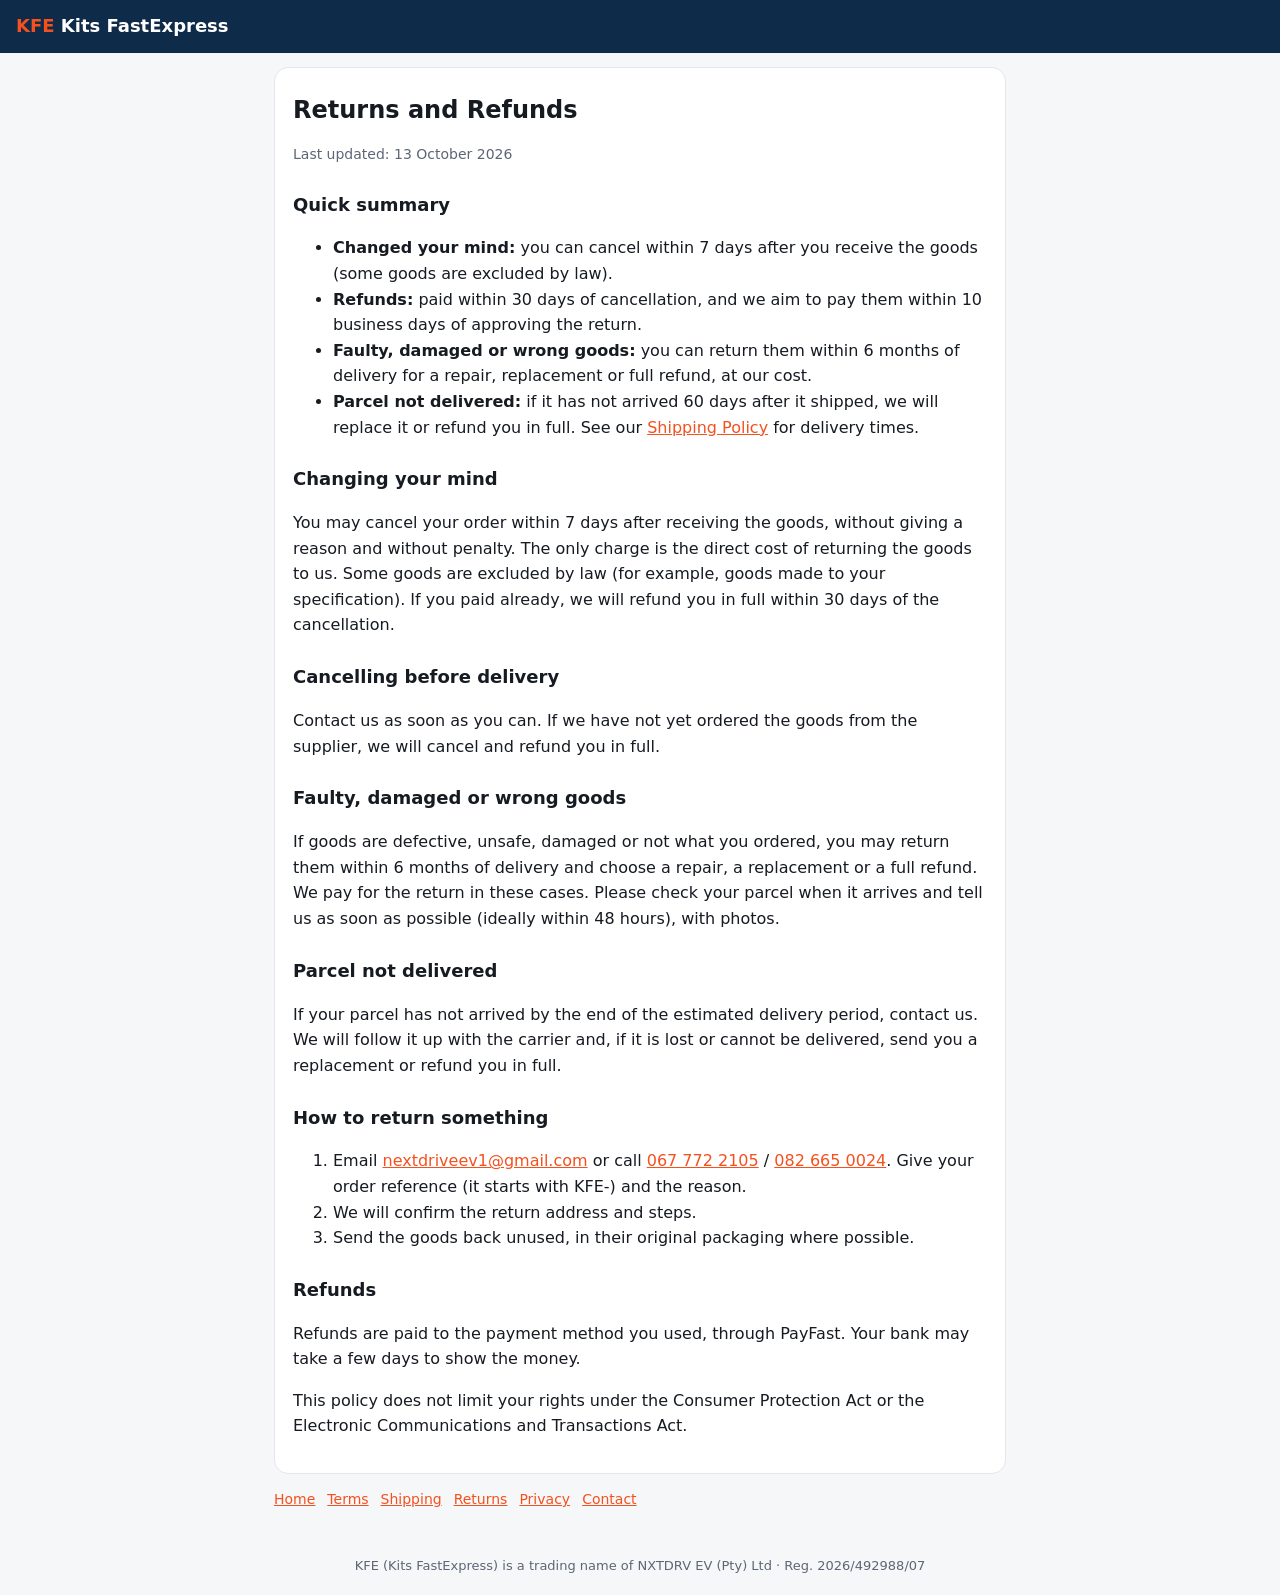
<file: returns.html>
<!DOCTYPE html><html lang="en"><head><meta charset="utf-8"><meta name="viewport" content="width=device-width,initial-scale=1,viewport-fit=cover"><title>Returns and Refunds – KFE</title><link rel="stylesheet" href="legal.css"></head><body>
<header><a href="index.html"><b>KFE</b> Kits FastExpress</a></header>
<main><article><h1>Returns and Refunds</h1><p class="mu">Last updated: 13 October 2026</p>
<h2>Quick summary</h2>
<ul>
<li><b>Changed your mind:</b> you can cancel within 7 days after you receive the goods (some goods are excluded by law).</li>
<li><b>Refunds:</b> paid within 30 days of cancellation, and we aim to pay them within 10 business days of approving the return.</li>
<li><b>Faulty, damaged or wrong goods:</b> you can return them within 6 months of delivery for a repair, replacement or full refund, at our cost.</li>
<li><b>Parcel not delivered:</b> if it has not arrived 60 days after it shipped, we will replace it or refund you in full. See our <a href="shipping.html">Shipping Policy</a> for delivery times.</li>
</ul>
<h2>Changing your mind</h2><p>You may cancel your order within 7 days after receiving the goods, without giving a reason and without penalty. The only charge is the direct cost of returning the goods to us. Some goods are excluded by law (for example, goods made to your specification). If you paid already, we will refund you in full within 30 days of the cancellation.</p>
<h2>Cancelling before delivery</h2><p>Contact us as soon as you can. If we have not yet ordered the goods from the supplier, we will cancel and refund you in full.</p>
<h2>Faulty, damaged or wrong goods</h2><p>If goods are defective, unsafe, damaged or not what you ordered, you may return them within 6 months of delivery and choose a repair, a replacement or a full refund. We pay for the return in these cases. Please check your parcel when it arrives and tell us as soon as possible (ideally within 48 hours), with photos.</p>
<h2>Parcel not delivered</h2><p>If your parcel has not arrived by the end of the estimated delivery period, contact us. We will follow it up with the carrier and, if it is lost or cannot be delivered, send you a replacement or refund you in full.</p>
<h2>How to return something</h2><ol><li>Email <a href="mailto:nextdriveev1@gmail.com">nextdriveev1@gmail.com</a> or call <a href="tel:0677722105">067 772 2105</a> / <a href="tel:0826650024">082 665 0024</a>. Give your order reference (it starts with KFE-) and the reason.</li><li>We will confirm the return address and steps.</li><li>Send the goods back unused, in their original packaging where possible.</li></ol>
<h2>Refunds</h2><p>Refunds are paid to the payment method you used, through PayFast. Your bank may take a few days to show the money.</p>
<p>This policy does not limit your rights under the Consumer Protection Act or the Electronic Communications and Transactions Act.</p></article>
<nav class="l"><a href="index.html">Home</a><a href="terms.html">Terms</a><a href="shipping.html">Shipping</a><a href="returns.html">Returns</a><a href="privacy.html">Privacy</a><a href="contact.html">Contact</a></nav></main>
<footer>KFE (Kits FastExpress) is a trading name of NXTDRV EV (Pty) Ltd · Reg. 2026/492988/07</footer></body></html>
</file>
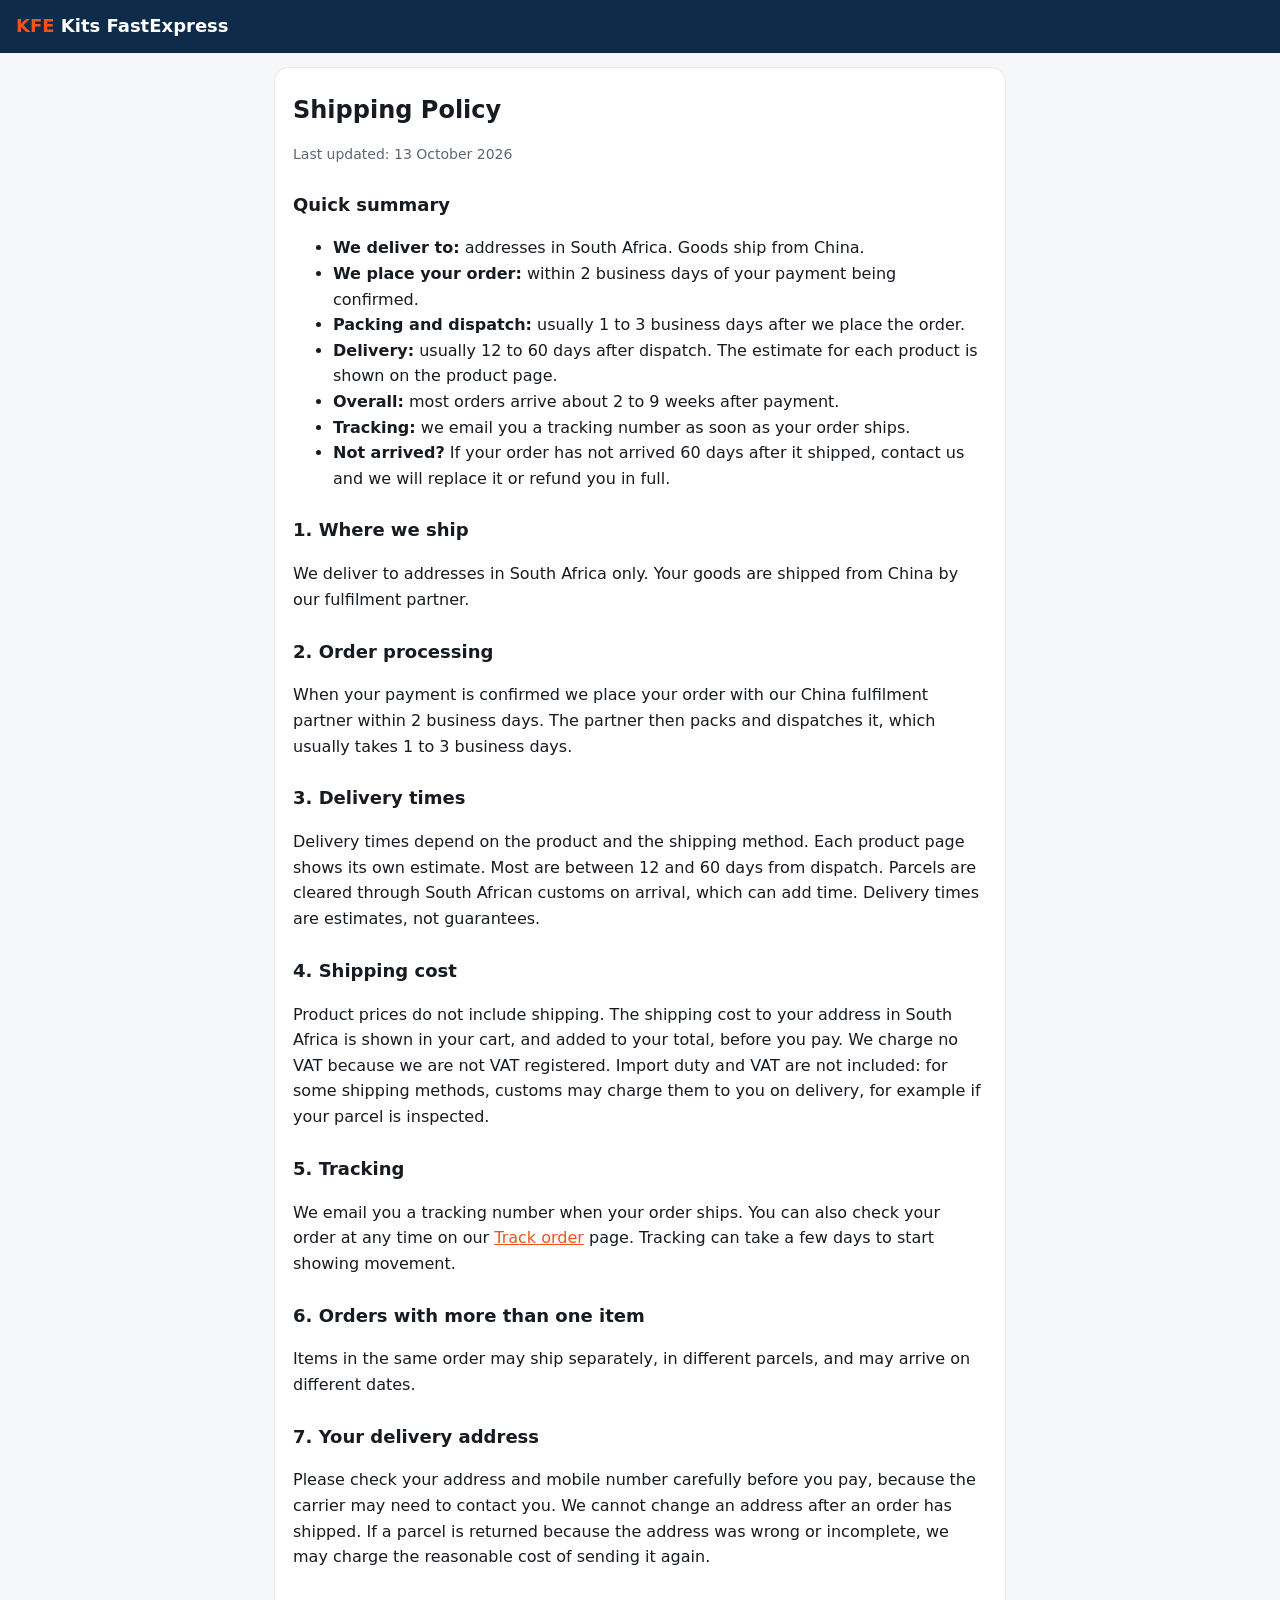
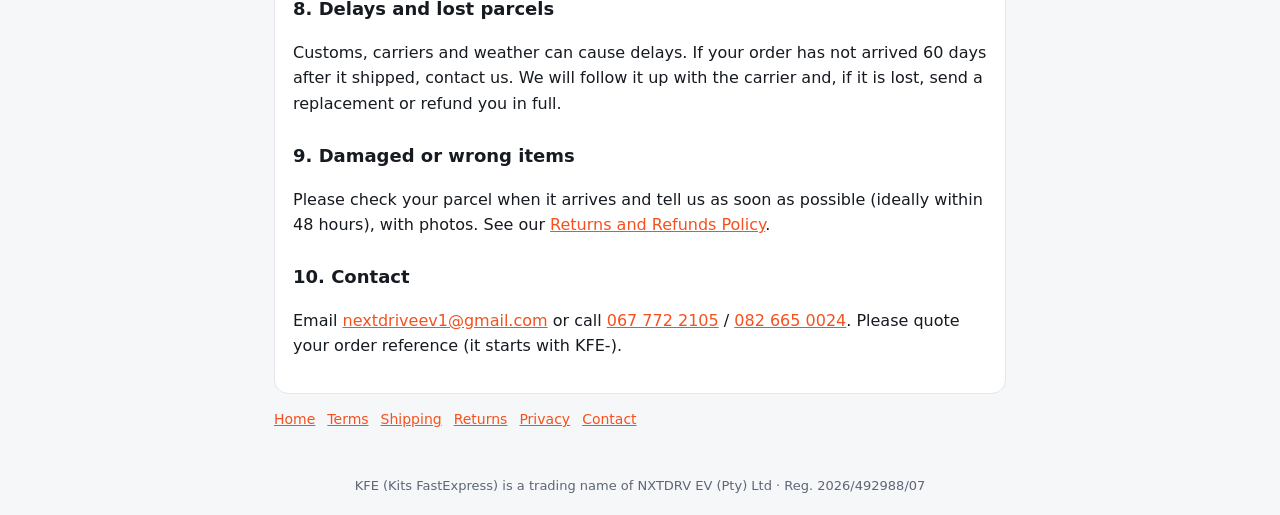
<file: shipping.html>
<!DOCTYPE html><html lang="en"><head><meta charset="utf-8"><meta name="viewport" content="width=device-width,initial-scale=1,viewport-fit=cover"><title>Shipping Policy – KFE</title><link rel="stylesheet" href="legal.css"></head><body>
<header><a href="index.html"><b>KFE</b> Kits FastExpress</a></header>
<main><article><h1>Shipping Policy</h1><p class="mu">Last updated: 13 October 2026</p>
<h2>Quick summary</h2>
<ul>
<li><b>We deliver to:</b> addresses in South Africa. Goods ship from China.</li>
<li><b>We place your order:</b> within 2 business days of your payment being confirmed.</li>
<li><b>Packing and dispatch:</b> usually 1 to 3 business days after we place the order.</li>
<li><b>Delivery:</b> usually 12 to 60 days after dispatch. The estimate for each product is shown on the product page.</li>
<li><b>Overall:</b> most orders arrive about 2 to 9 weeks after payment.</li>
<li><b>Tracking:</b> we email you a tracking number as soon as your order ships.</li>
<li><b>Not arrived?</b> If your order has not arrived 60 days after it shipped, contact us and we will replace it or refund you in full.</li>
</ul>
<h2>1. Where we ship</h2><p>We deliver to addresses in South Africa only. Your goods are shipped from China by our fulfilment partner.</p>
<h2>2. Order processing</h2><p>When your payment is confirmed we place your order with our China fulfilment partner within 2 business days. The partner then packs and dispatches it, which usually takes 1 to 3 business days.</p>
<h2>3. Delivery times</h2><p>Delivery times depend on the product and the shipping method. Each product page shows its own estimate. Most are between 12 and 60 days from dispatch. Parcels are cleared through South African customs on arrival, which can add time. Delivery times are estimates, not guarantees.</p>
<h2>4. Shipping cost</h2><p>Product prices do not include shipping. The shipping cost to your address in South Africa is shown in your cart, and added to your total, before you pay. We charge no VAT because we are not VAT registered. Import duty and VAT are not included: for some shipping methods, customs may charge them to you on delivery, for example if your parcel is inspected.</p>
<h2>5. Tracking</h2><p>We email you a tracking number when your order ships. You can also check your order at any time on our <a href="track.html">Track order</a> page. Tracking can take a few days to start showing movement.</p>
<h2>6. Orders with more than one item</h2><p>Items in the same order may ship separately, in different parcels, and may arrive on different dates.</p>
<h2>7. Your delivery address</h2><p>Please check your address and mobile number carefully before you pay, because the carrier may need to contact you. We cannot change an address after an order has shipped. If a parcel is returned because the address was wrong or incomplete, we may charge the reasonable cost of sending it again.</p>
<h2>8. Delays and lost parcels</h2><p>Customs, carriers and weather can cause delays. If your order has not arrived 60 days after it shipped, contact us. We will follow it up with the carrier and, if it is lost, send a replacement or refund you in full.</p>
<h2>9. Damaged or wrong items</h2><p>Please check your parcel when it arrives and tell us as soon as possible (ideally within 48 hours), with photos. See our <a href="returns.html">Returns and Refunds Policy</a>.</p>
<h2>10. Contact</h2><p>Email <a href="mailto:nextdriveev1@gmail.com">nextdriveev1@gmail.com</a> or call <a href="tel:0677722105">067 772 2105</a> / <a href="tel:0826650024">082 665 0024</a>. Please quote your order reference (it starts with KFE-).</p></article>
<nav class="l"><a href="index.html">Home</a><a href="terms.html">Terms</a><a href="shipping.html">Shipping</a><a href="returns.html">Returns</a><a href="privacy.html">Privacy</a><a href="contact.html">Contact</a></nav></main>
<footer>KFE (Kits FastExpress) is a trading name of NXTDRV EV (Pty) Ltd · Reg. 2026/492988/07</footer></body></html>
</file>
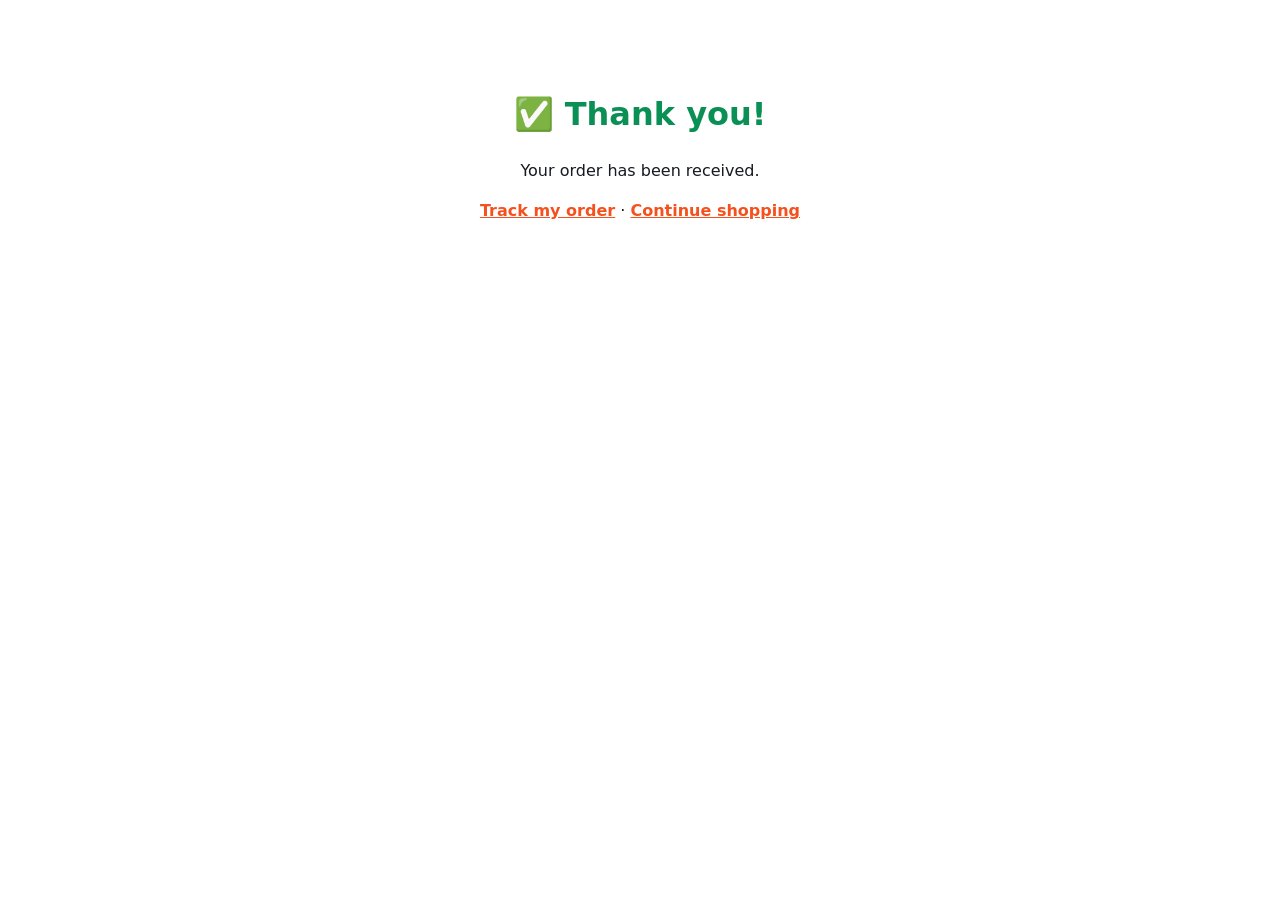
<file: success.html>
<!DOCTYPE html><html lang="en"><head><meta charset="utf-8"><meta name="viewport" content="width=device-width,initial-scale=1"><title>KFE – Order received</title>
<style>body{font:16px/1.5 system-ui,sans-serif;max-width:480px;margin:10vh auto;padding:0 16px;text-align:center;color:#161a21}h1{color:#0a8f55}a{color:#f4511e;font-weight:700}</style></head>
<body><h1>✅ Thank you!</h1><p id="m">Confirming your payment…</p><p><a href="track.html">Track my order</a> · <a href="index.html">Continue shopping</a></p>
<script src="config.js"></script>
<script>
const ref=new URLSearchParams(location.search).get("ref")||"",m=document.getElementById("m");
if(!/^KFE-[A-Z0-9]{6,20}$/.test(ref)||typeof API_BASE==="undefined"||!API_BASE){m.textContent="Your order has been received."}
else{let n=0;const t=async()=>{try{const j=await (await fetch(API_BASE+"/api/order/"+ref)).json();
if(j.status==="PAID"){m.textContent="Payment confirmed. Order reference "+ref+". We will email you when it ships, and you can track it on the Track order page.";return}}catch(e){}
if(++n<10)setTimeout(t,3000);else m.textContent="Order "+ref+" received. We will email you once payment is confirmed."};t()}
</script></body></html>
</file>
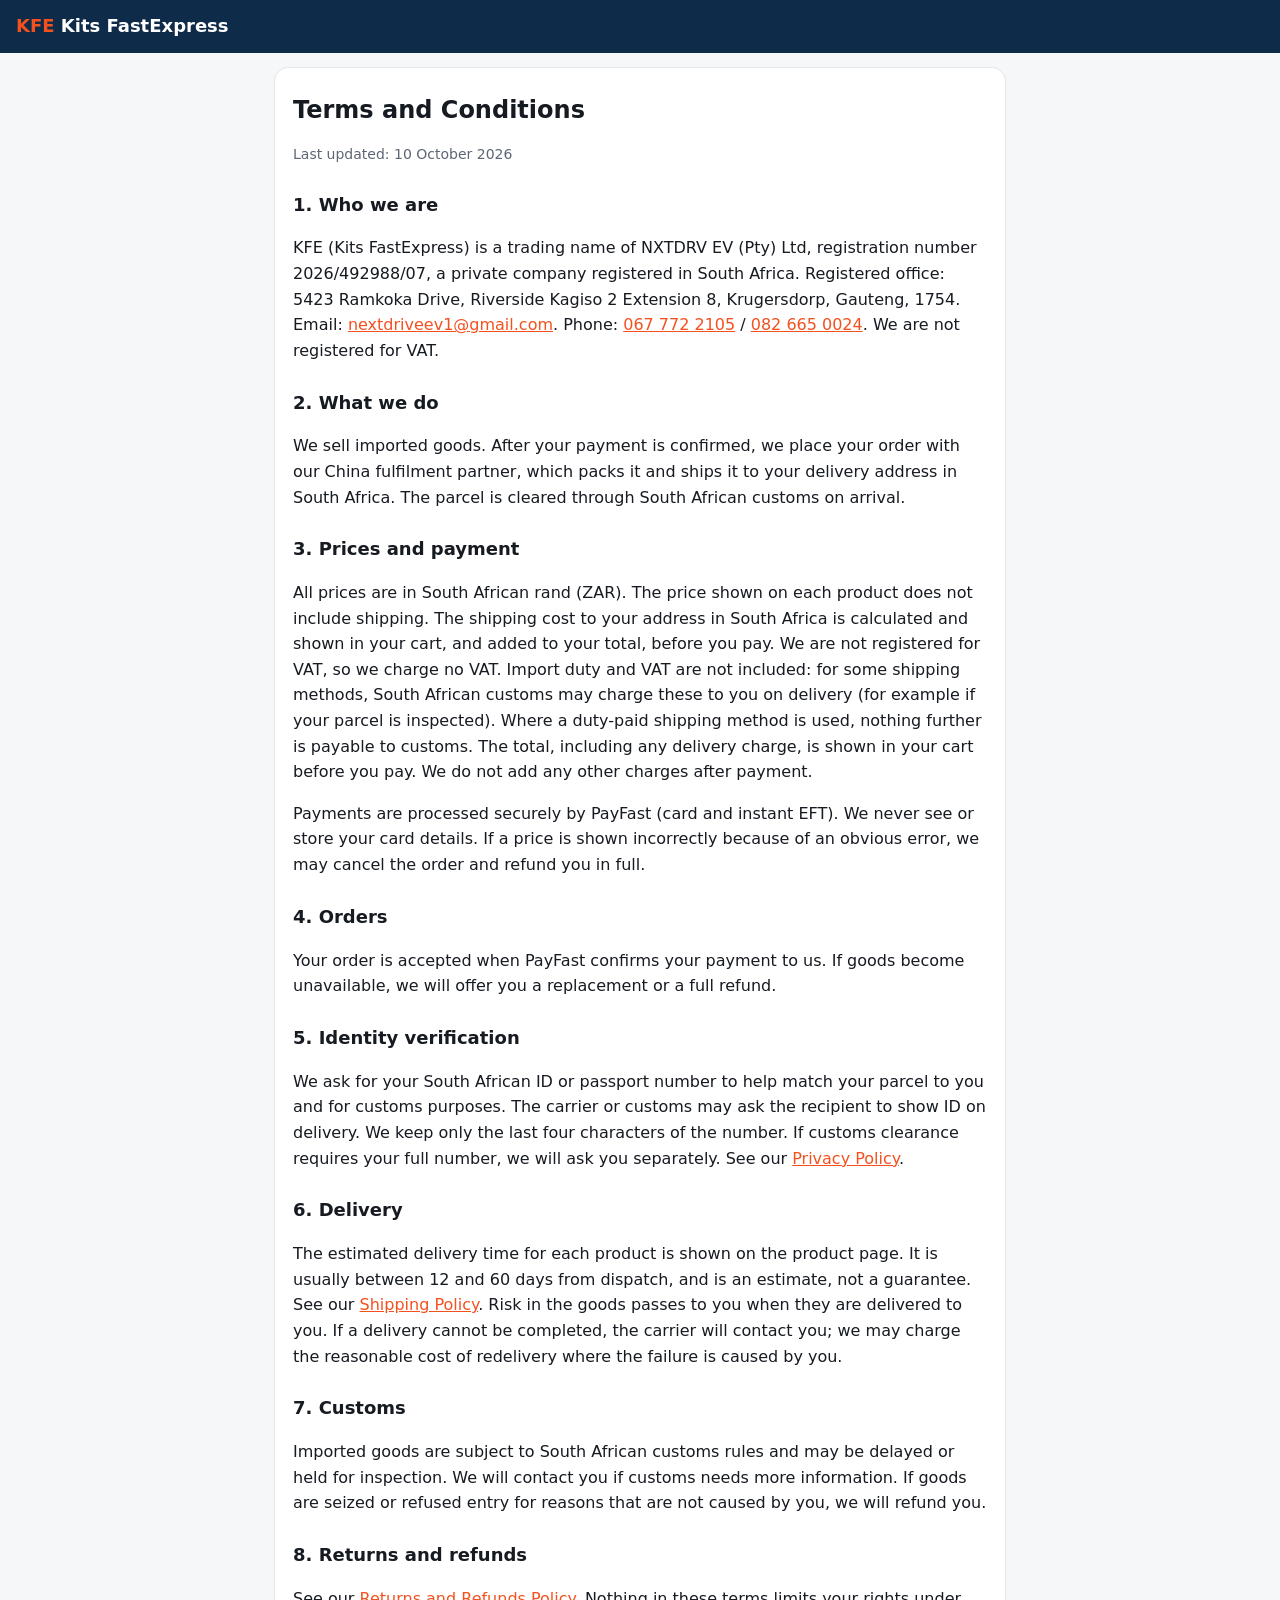
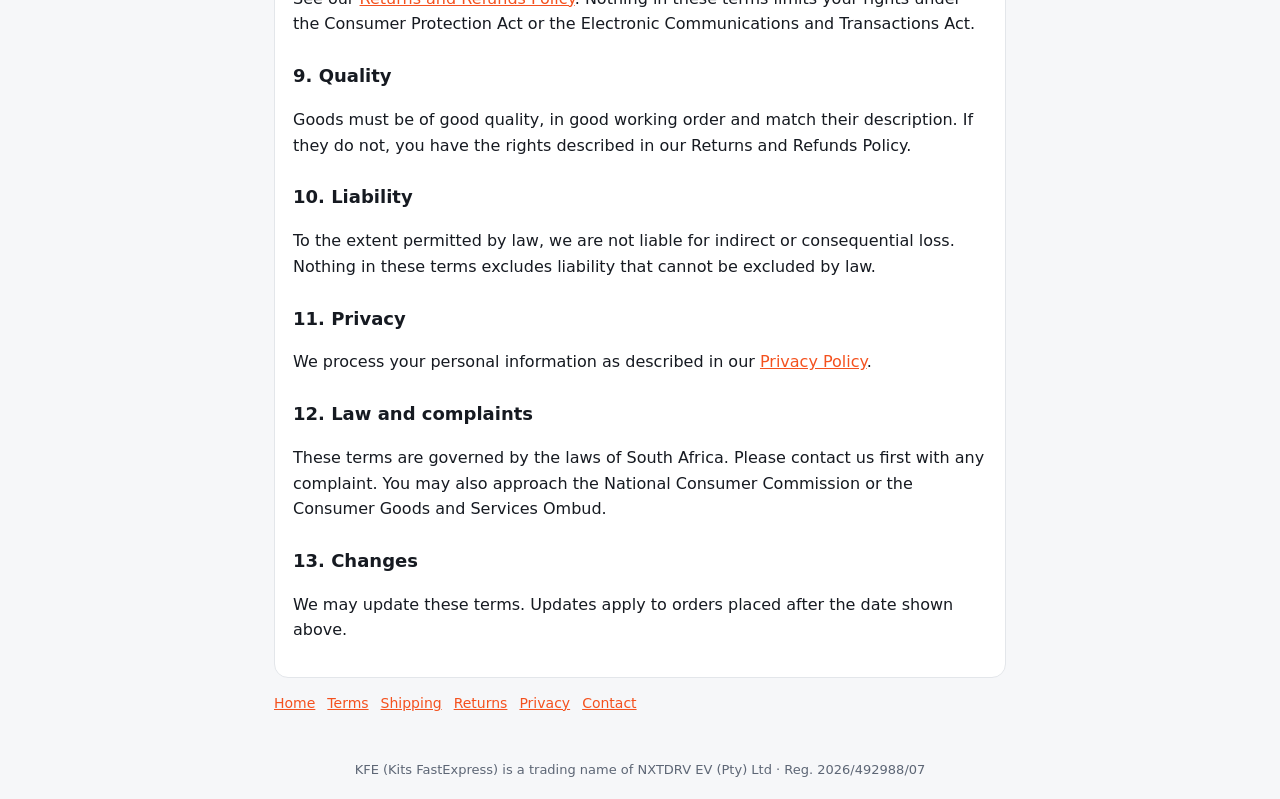
<file: terms.html>
<!DOCTYPE html><html lang="en"><head><meta charset="utf-8"><meta name="viewport" content="width=device-width,initial-scale=1,viewport-fit=cover"><title>Terms and Conditions – KFE</title><link rel="stylesheet" href="legal.css"></head><body>
<header><a href="index.html"><b>KFE</b> Kits FastExpress</a></header>
<main><article><h1>Terms and Conditions</h1><p class="mu">Last updated: 10 October 2026</p>
<h2>1. Who we are</h2><p>KFE (Kits FastExpress) is a trading name of NXTDRV EV (Pty) Ltd, registration number 2026/492988/07, a private company registered in South Africa. Registered office: 5423 Ramkoka Drive, Riverside Kagiso 2 Extension 8, Krugersdorp, Gauteng, 1754. Email: <a href="mailto:nextdriveev1@gmail.com">nextdriveev1@gmail.com</a>. Phone: <a href="tel:0677722105">067 772 2105</a> / <a href="tel:0826650024">082 665 0024</a>. We are not registered for VAT.</p>
<h2>2. What we do</h2><p>We sell imported goods. After your payment is confirmed, we place your order with our China fulfilment partner, which packs it and ships it to your delivery address in South Africa. The parcel is cleared through South African customs on arrival.</p>
<h2>3. Prices and payment</h2><p>All prices are in South African rand (ZAR). The price shown on each product does not include shipping. The shipping cost to your address in South Africa is calculated and shown in your cart, and added to your total, before you pay. We are not registered for VAT, so we charge no VAT. Import duty and VAT are not included: for some shipping methods, South African customs may charge these to you on delivery (for example if your parcel is inspected). Where a duty-paid shipping method is used, nothing further is payable to customs. The total, including any delivery charge, is shown in your cart before you pay. We do not add any other charges after payment.</p><p>Payments are processed securely by PayFast (card and instant EFT). We never see or store your card details. If a price is shown incorrectly because of an obvious error, we may cancel the order and refund you in full.</p>
<h2>4. Orders</h2><p>Your order is accepted when PayFast confirms your payment to us. If goods become unavailable, we will offer you a replacement or a full refund.</p>
<h2>5. Identity verification</h2><p>We ask for your South African ID or passport number to help match your parcel to you and for customs purposes. The carrier or customs may ask the recipient to show ID on delivery. We keep only the last four characters of the number. If customs clearance requires your full number, we will ask you separately. See our <a href="privacy.html">Privacy Policy</a>.</p>
<h2>6. Delivery</h2><p>The estimated delivery time for each product is shown on the product page. It is usually between 12 and 60 days from dispatch, and is an estimate, not a guarantee. See our <a href="shipping.html">Shipping Policy</a>. Risk in the goods passes to you when they are delivered to you. If a delivery cannot be completed, the carrier will contact you; we may charge the reasonable cost of redelivery where the failure is caused by you.</p>
<h2>7. Customs</h2><p>Imported goods are subject to South African customs rules and may be delayed or held for inspection. We will contact you if customs needs more information. If goods are seized or refused entry for reasons that are not caused by you, we will refund you.</p>
<h2>8. Returns and refunds</h2><p>See our <a href="returns.html">Returns and Refunds Policy</a>. Nothing in these terms limits your rights under the Consumer Protection Act or the Electronic Communications and Transactions Act.</p>
<h2>9. Quality</h2><p>Goods must be of good quality, in good working order and match their description. If they do not, you have the rights described in our Returns and Refunds Policy.</p>
<h2>10. Liability</h2><p>To the extent permitted by law, we are not liable for indirect or consequential loss. Nothing in these terms excludes liability that cannot be excluded by law.</p>
<h2>11. Privacy</h2><p>We process your personal information as described in our <a href="privacy.html">Privacy Policy</a>.</p>
<h2>12. Law and complaints</h2><p>These terms are governed by the laws of South Africa. Please contact us first with any complaint. You may also approach the National Consumer Commission or the Consumer Goods and Services Ombud.</p>
<h2>13. Changes</h2><p>We may update these terms. Updates apply to orders placed after the date shown above.</p></article>
<nav class="l"><a href="index.html">Home</a><a href="terms.html">Terms</a><a href="shipping.html">Shipping</a><a href="returns.html">Returns</a><a href="privacy.html">Privacy</a><a href="contact.html">Contact</a></nav></main>
<footer>KFE (Kits FastExpress) is a trading name of NXTDRV EV (Pty) Ltd · Reg. 2026/492988/07</footer></body></html>
</file>
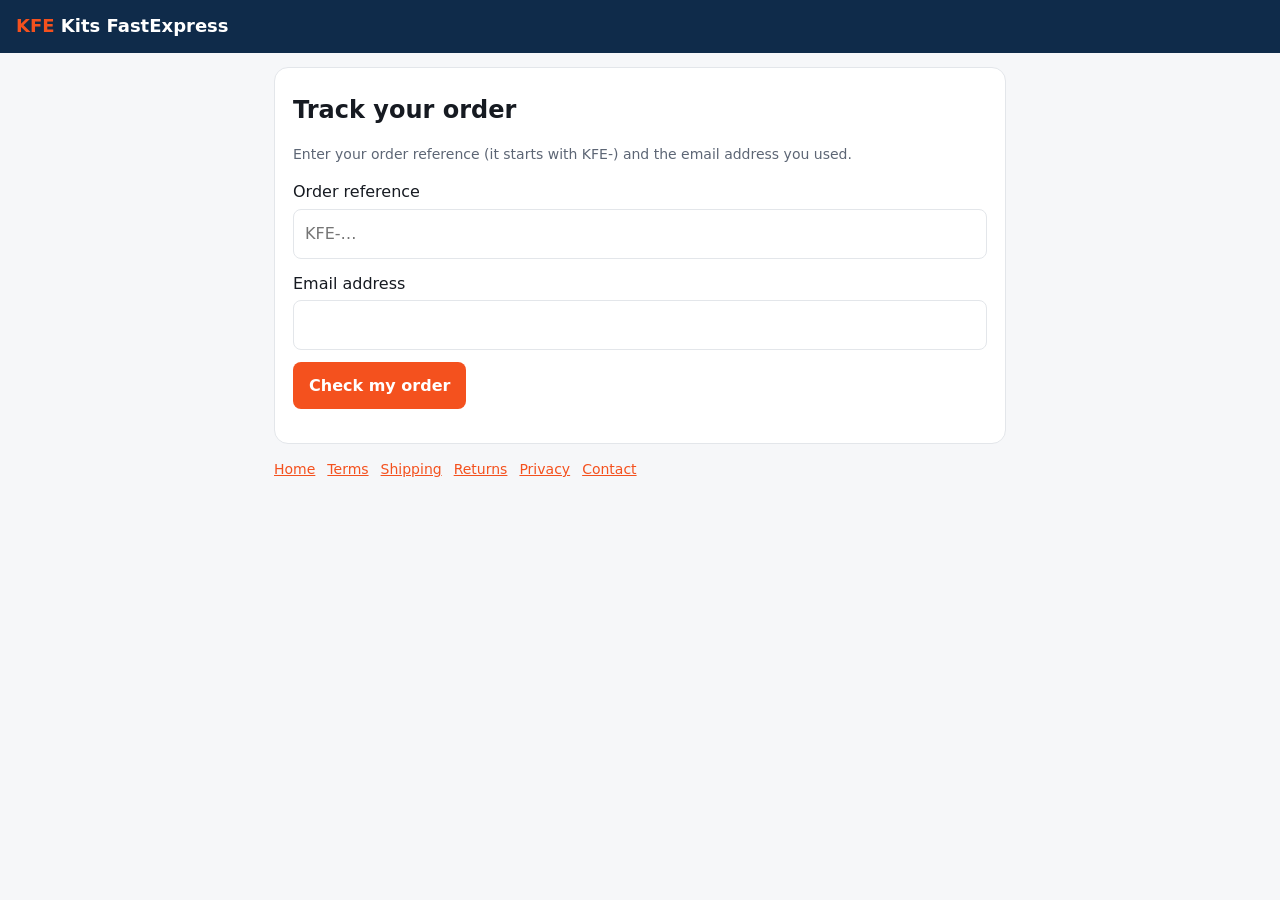
<file: track.html>
<!DOCTYPE html><html lang="en"><head><meta charset="utf-8"><meta name="viewport" content="width=device-width,initial-scale=1,viewport-fit=cover"><title>Track your order – KFE</title><link rel="stylesheet" href="legal.css">
<style>input{width:100%;padding:11px;margin:4px 0 12px;border:1px solid var(--bd);border-radius:8px;font:inherit;background:var(--card);color:var(--tx)}button{padding:11px 16px;border:0;border-radius:8px;background:var(--ac);color:#fff;font:inherit;font-weight:700;cursor:pointer}#out{margin-top:16px}</style></head>
<body><header><a href="index.html"><b>KFE</b> Kits FastExpress</a></header>
<main><article><h1>Track your order</h1><p class="mu">Enter your order reference (it starts with KFE-) and the email address you used.</p>
<label>Order reference</label><input id="r" maxlength="30" autocomplete="off" placeholder="KFE-…">
<label>Email address</label><input id="e" type="email" maxlength="100" autocomplete="email">
<button id="go">Check my order</button><div id="out"></div></article>
<nav class="l"><a href="index.html">Home</a><a href="terms.html">Terms</a><a href="shipping.html">Shipping</a><a href="returns.html">Returns</a><a href="privacy.html">Privacy</a><a href="contact.html">Contact</a></nav></main>
<script src="config.js"></script>
<script>
const out=document.getElementById("out");
function add(tag,text,parent){const n=document.createElement(tag);n.textContent=text;(parent||out).appendChild(n);return n}
document.getElementById("go").onclick=async()=>{
 out.textContent="";
 if(typeof API_BASE==="undefined"||!API_BASE){add("p","Order tracking is not available yet.");return}
 add("p","Checking…");
 try{
  const r=await fetch(API_BASE+"/api/track",{method:"POST",headers:{"Content-Type":"application/json"},body:JSON.stringify({ref:document.getElementById("r").value,email:document.getElementById("e").value})});
  const j=await r.json();out.textContent="";
  if(!r.ok){add("p",j.error||"Something went wrong. Please try again.");return}
  add("h3","Order "+j.ref);
  if(j.status!=="PAID"){add("p","We have not received payment confirmation for this order yet.");return}
  j.items.forEach(i=>add("div",i.qty+" x "+i.n));
  if(!j.parcels.length)add("p","Your order has been received and is being processed. We will email you when it ships.");
  j.parcels.forEach((p,i)=>{
   add("h4","Parcel "+(i+1)+": "+p.status);
   if(p.tracking){add("div","Tracking number: "+p.tracking);
    if(/^https:\/\//.test(p.url)){const a=add("a","Track this parcel",out);a.href=p.url;a.target="_blank";a.rel="noopener"}}
  });
 }catch(e){out.textContent="";add("p","We could not reach the order system. Please try again in a minute.")}
};
</script></body></html>
</file>
<file: legal.css>
:root{--bg:#f6f7f9;--card:#fff;--tx:#161a21;--mu:#5d6675;--ac:#f4511e;--bd:#e3e6ea;color-scheme:light dark}
@media(prefers-color-scheme:dark){:root{--bg:#0e1217;--card:#171d25;--tx:#eef1f5;--mu:#9aa5b5;--bd:#27303b}}
*{box-sizing:border-box}
body{margin:0;background:var(--bg);color:var(--tx);font:16px/1.6 system-ui,-apple-system,"Segoe UI",sans-serif;padding:env(safe-area-inset-top,0px) 0 env(safe-area-inset-bottom,0px)}
header{background:#0f2b4a;color:#fff;padding:12px 16px}header a{color:#fff;text-decoration:none;font-weight:800;font-size:18px}header b{color:var(--ac)}
main{max-width:760px;margin:0 auto;padding:14px}
article{background:var(--card);border:1px solid var(--bd);border-radius:14px;padding:18px}
h1{font-size:24px;margin:.2em 0}h2{font-size:18px;margin:1.4em 0 .3em}.mu{color:var(--mu);font-size:14px}
a{color:var(--ac)}nav.l{display:flex;flex-wrap:wrap;gap:12px;margin:14px 0;font-size:14px}
footer{text-align:center;color:var(--mu);font-size:13px;padding:18px}
</file>
